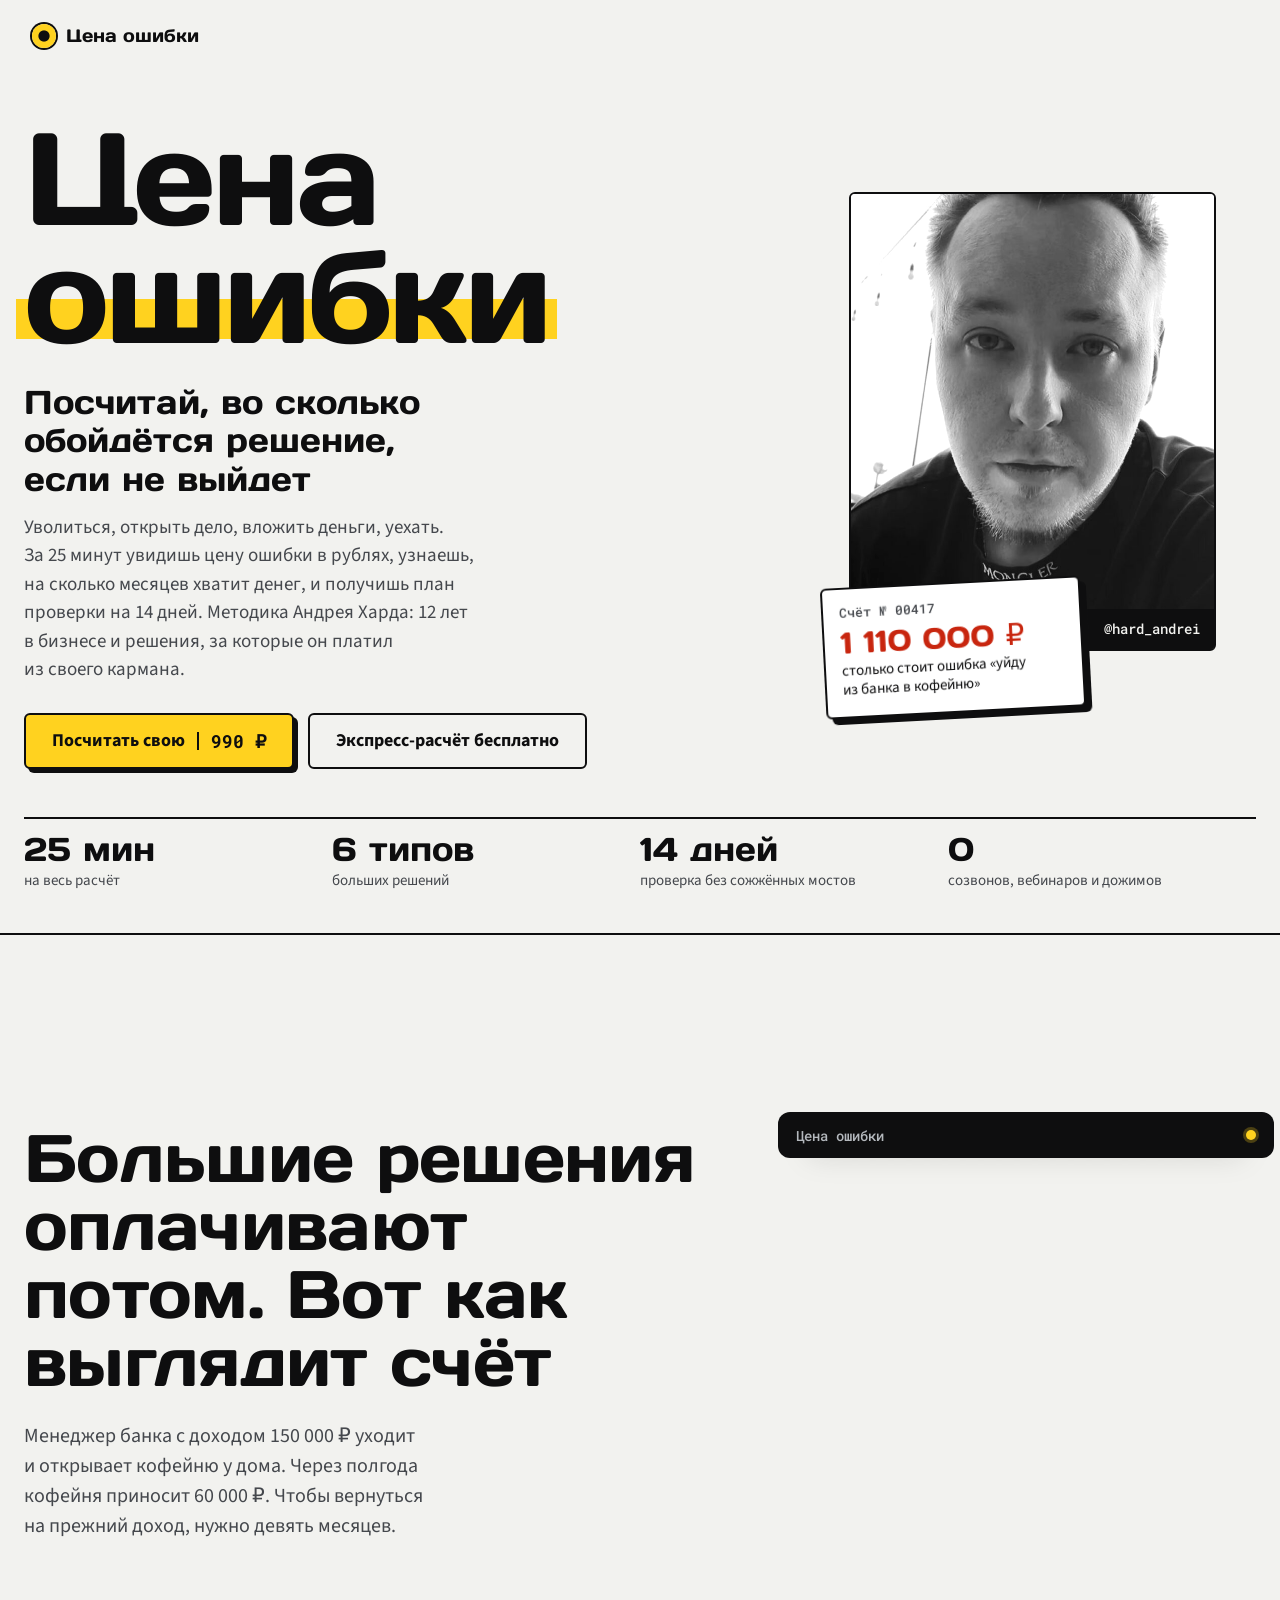
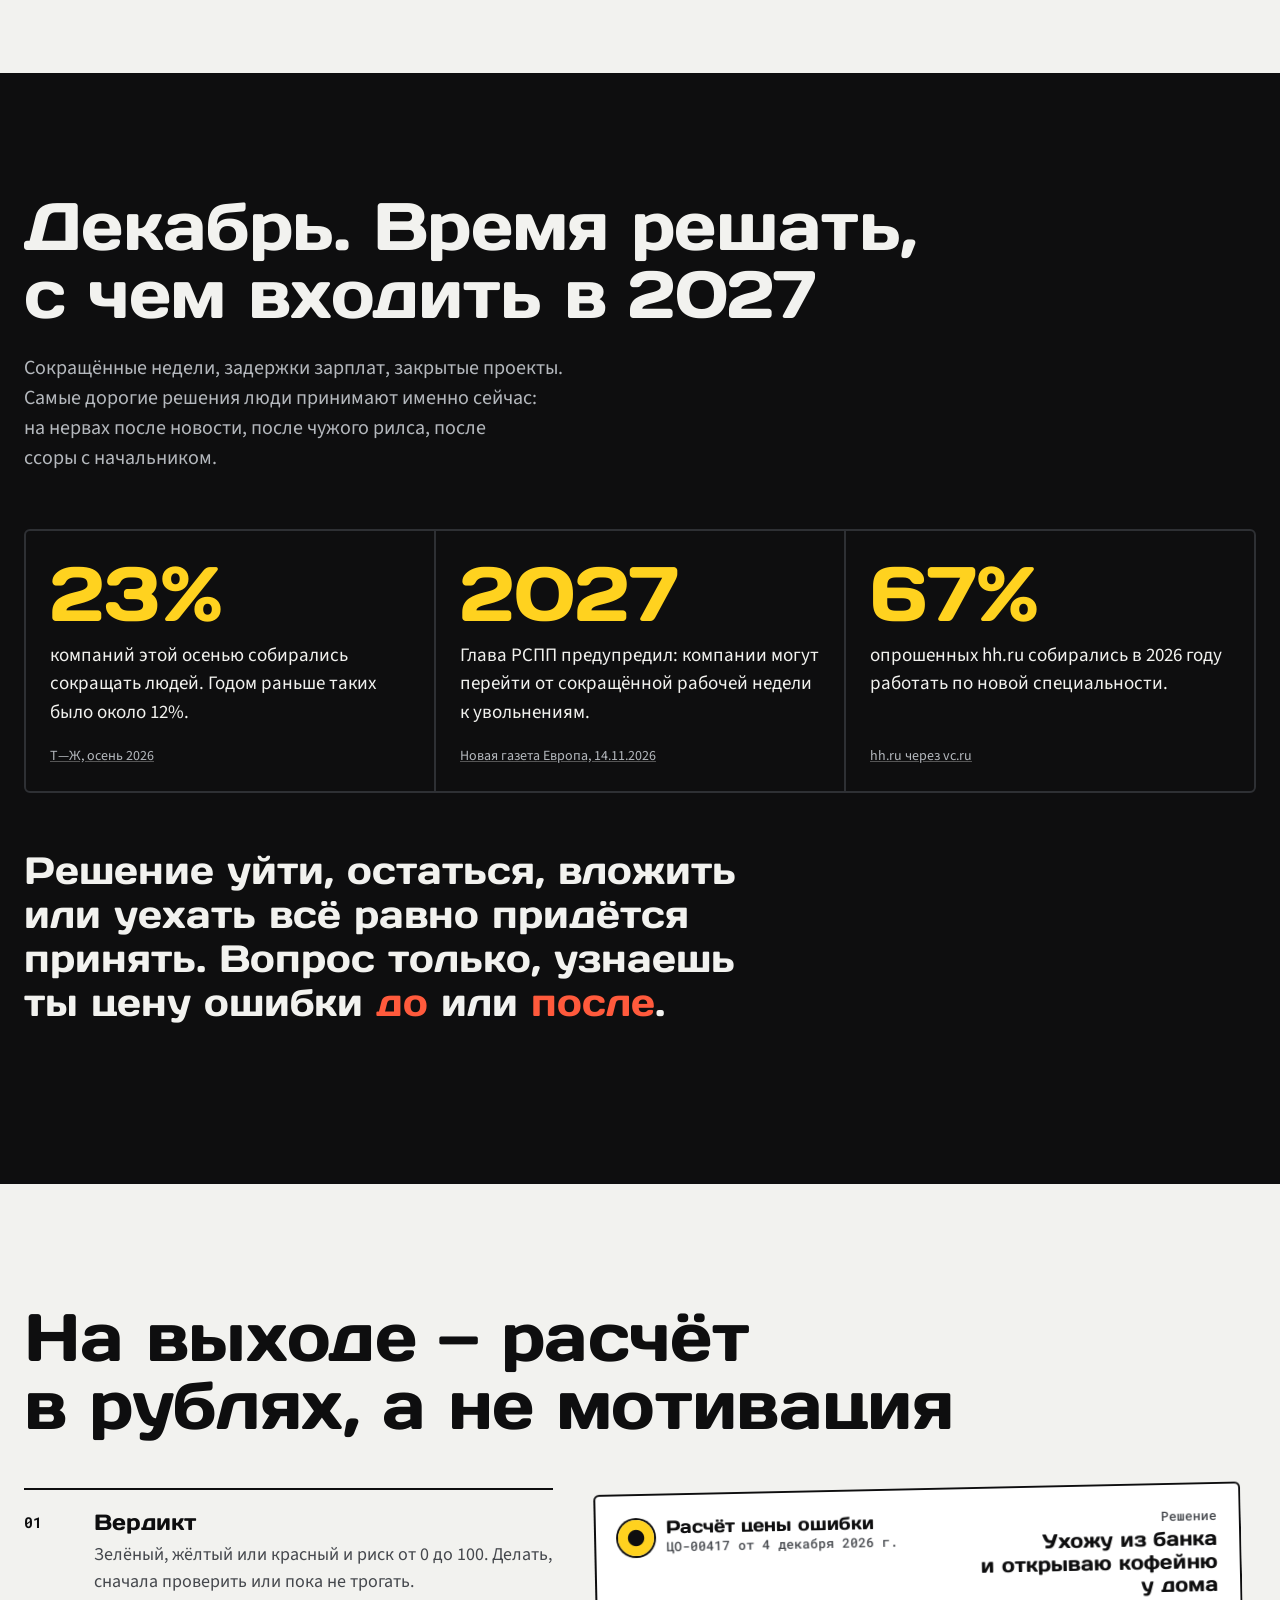
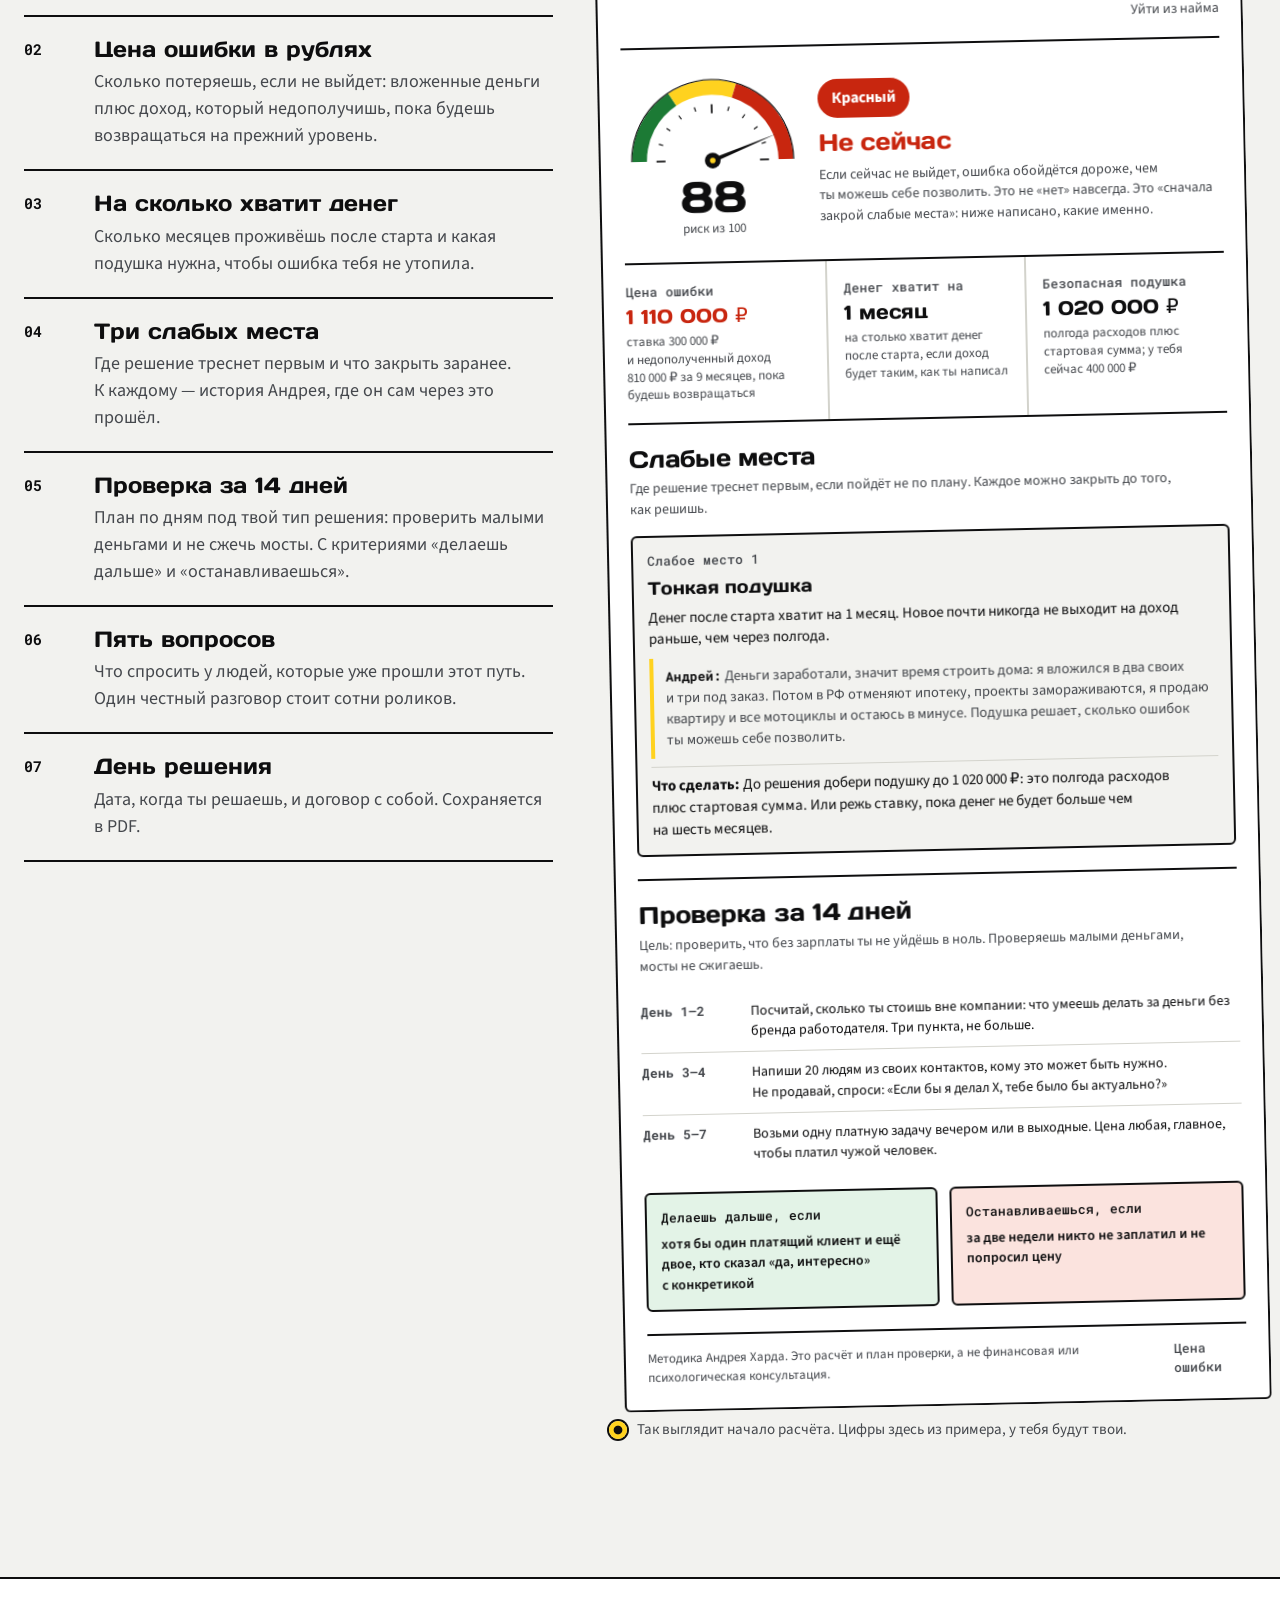
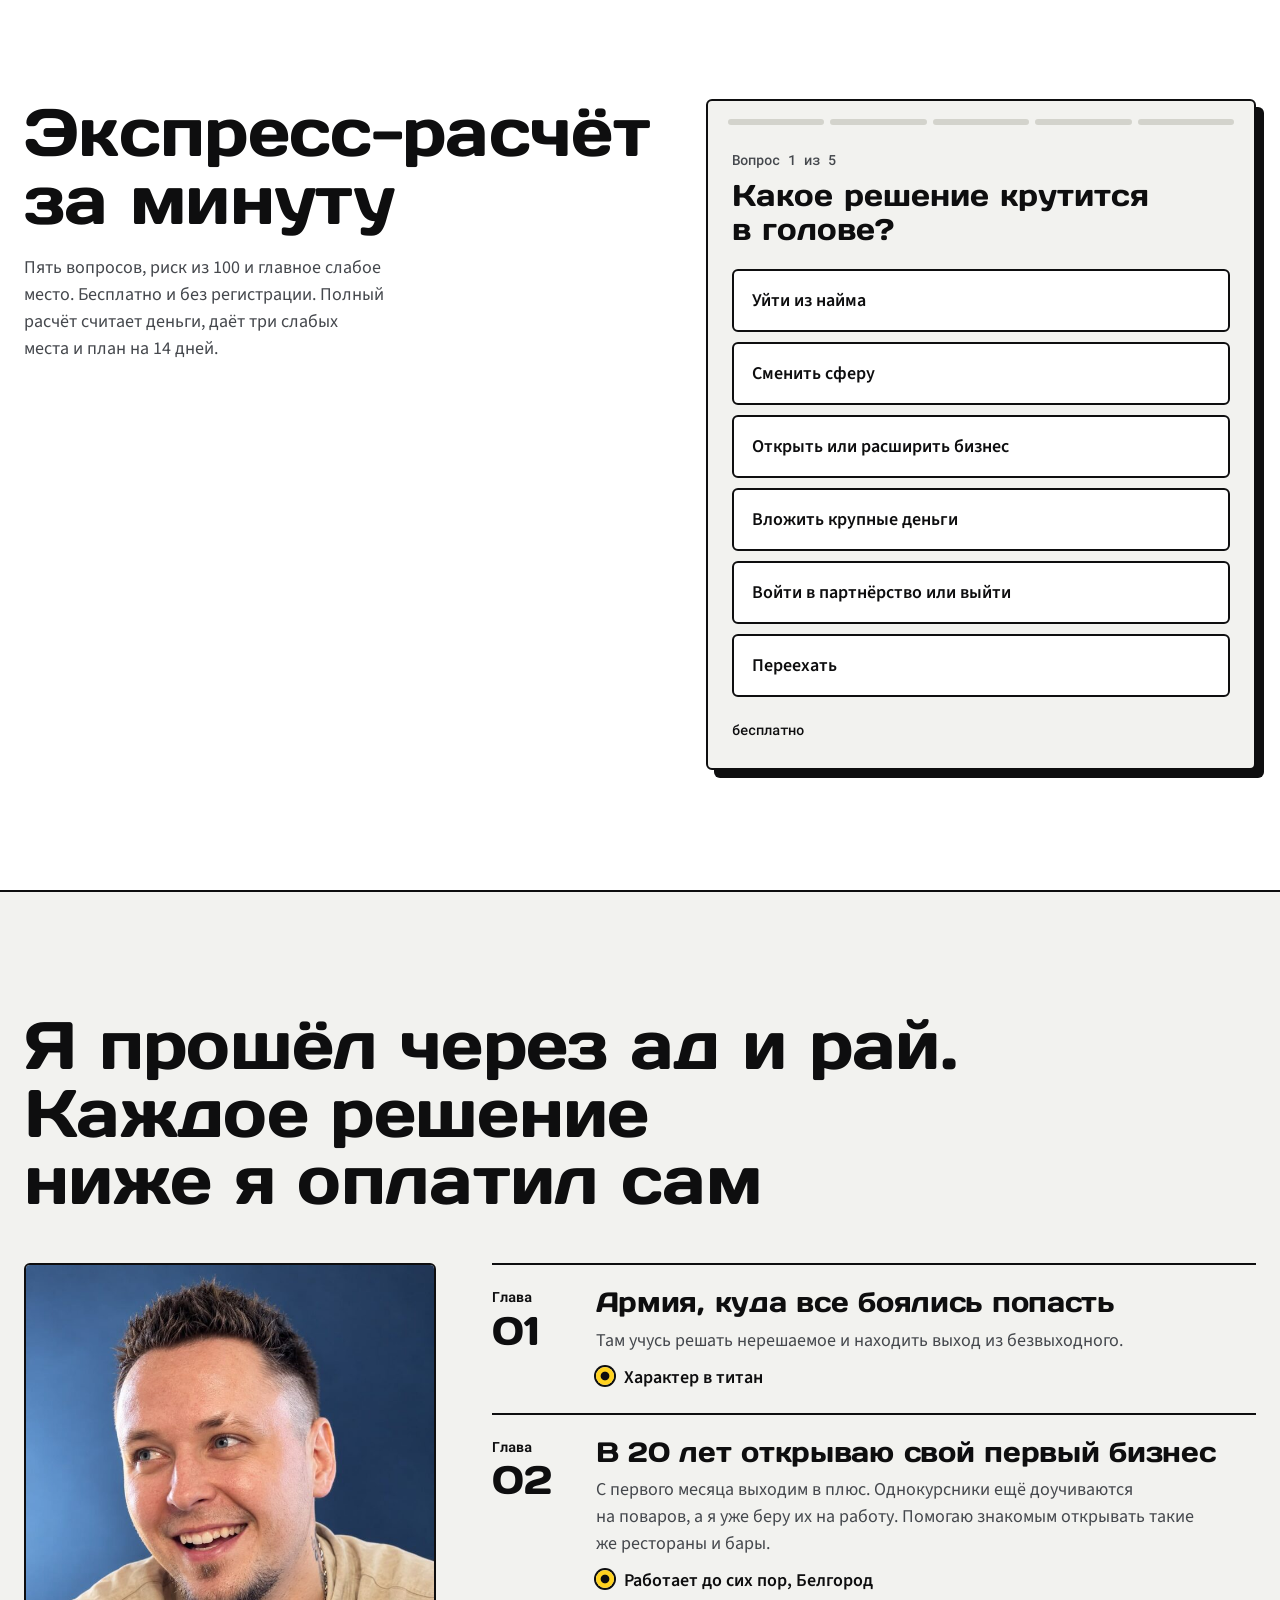
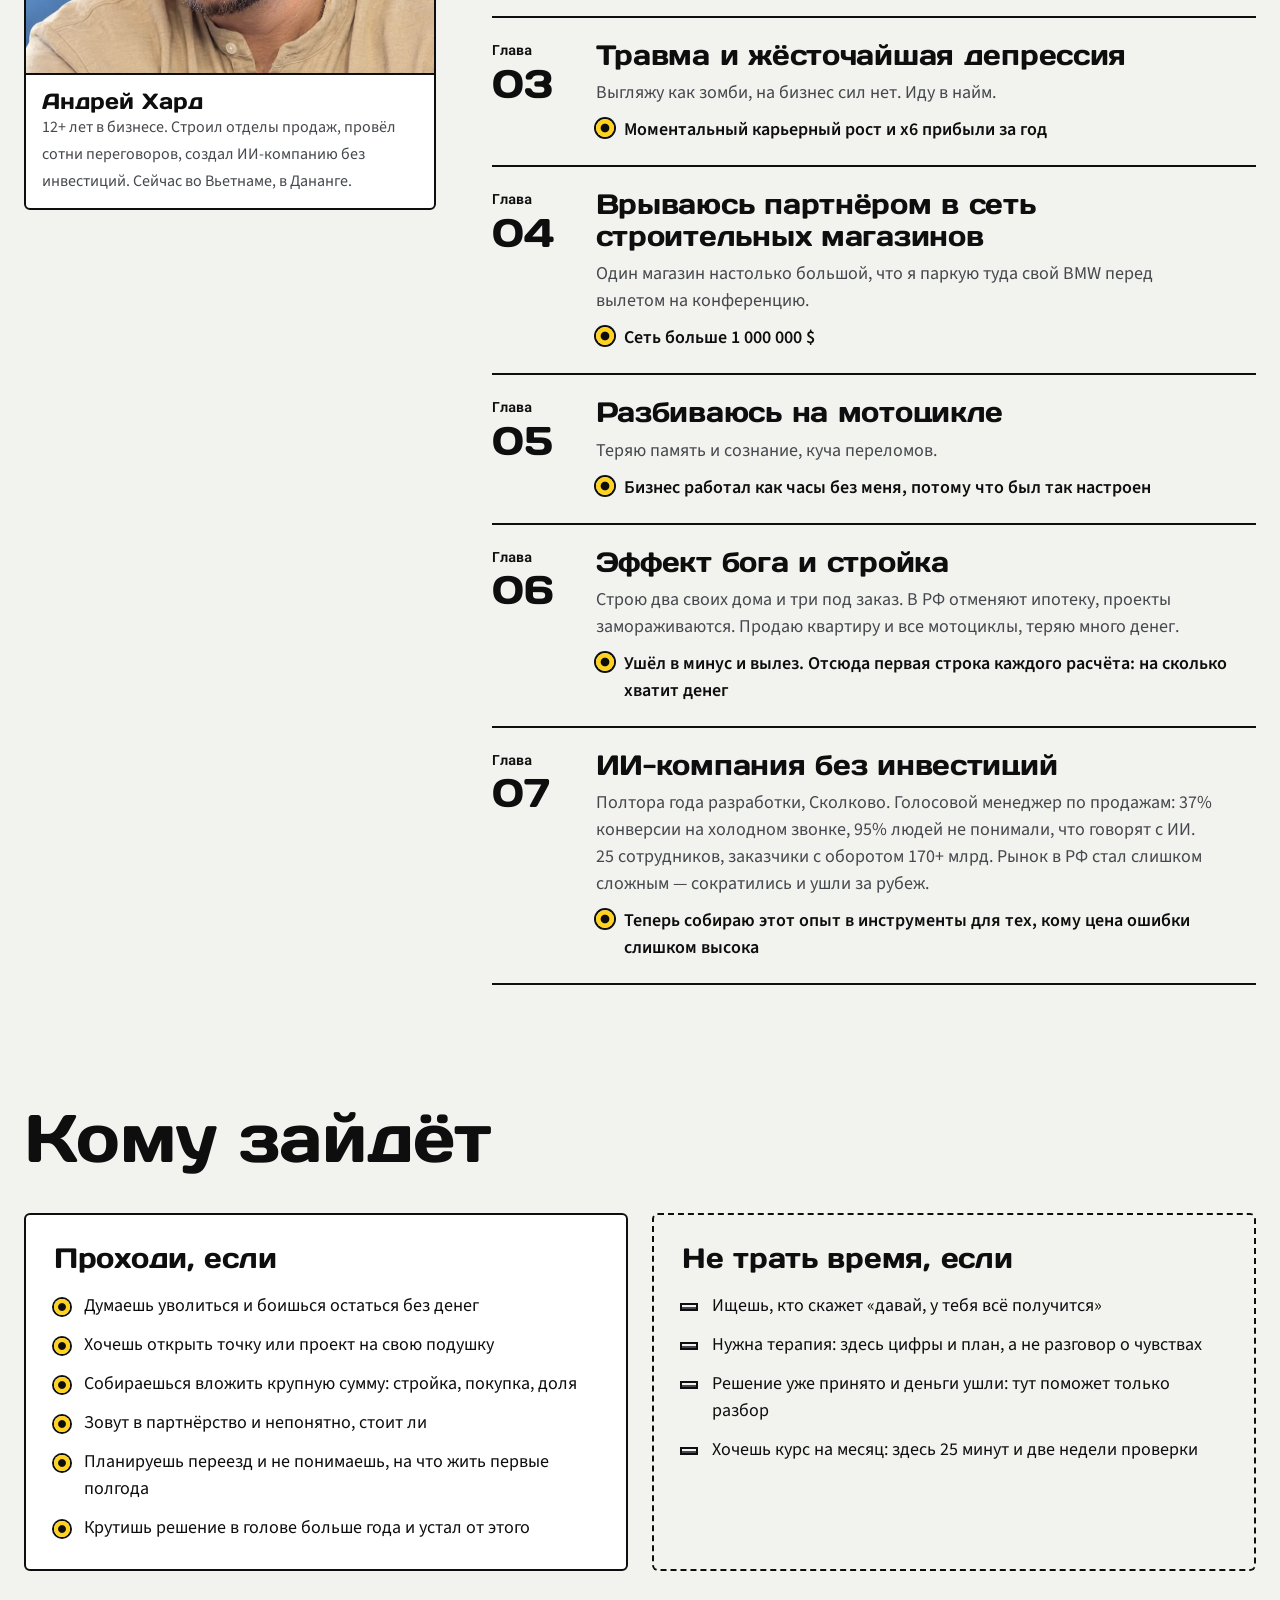
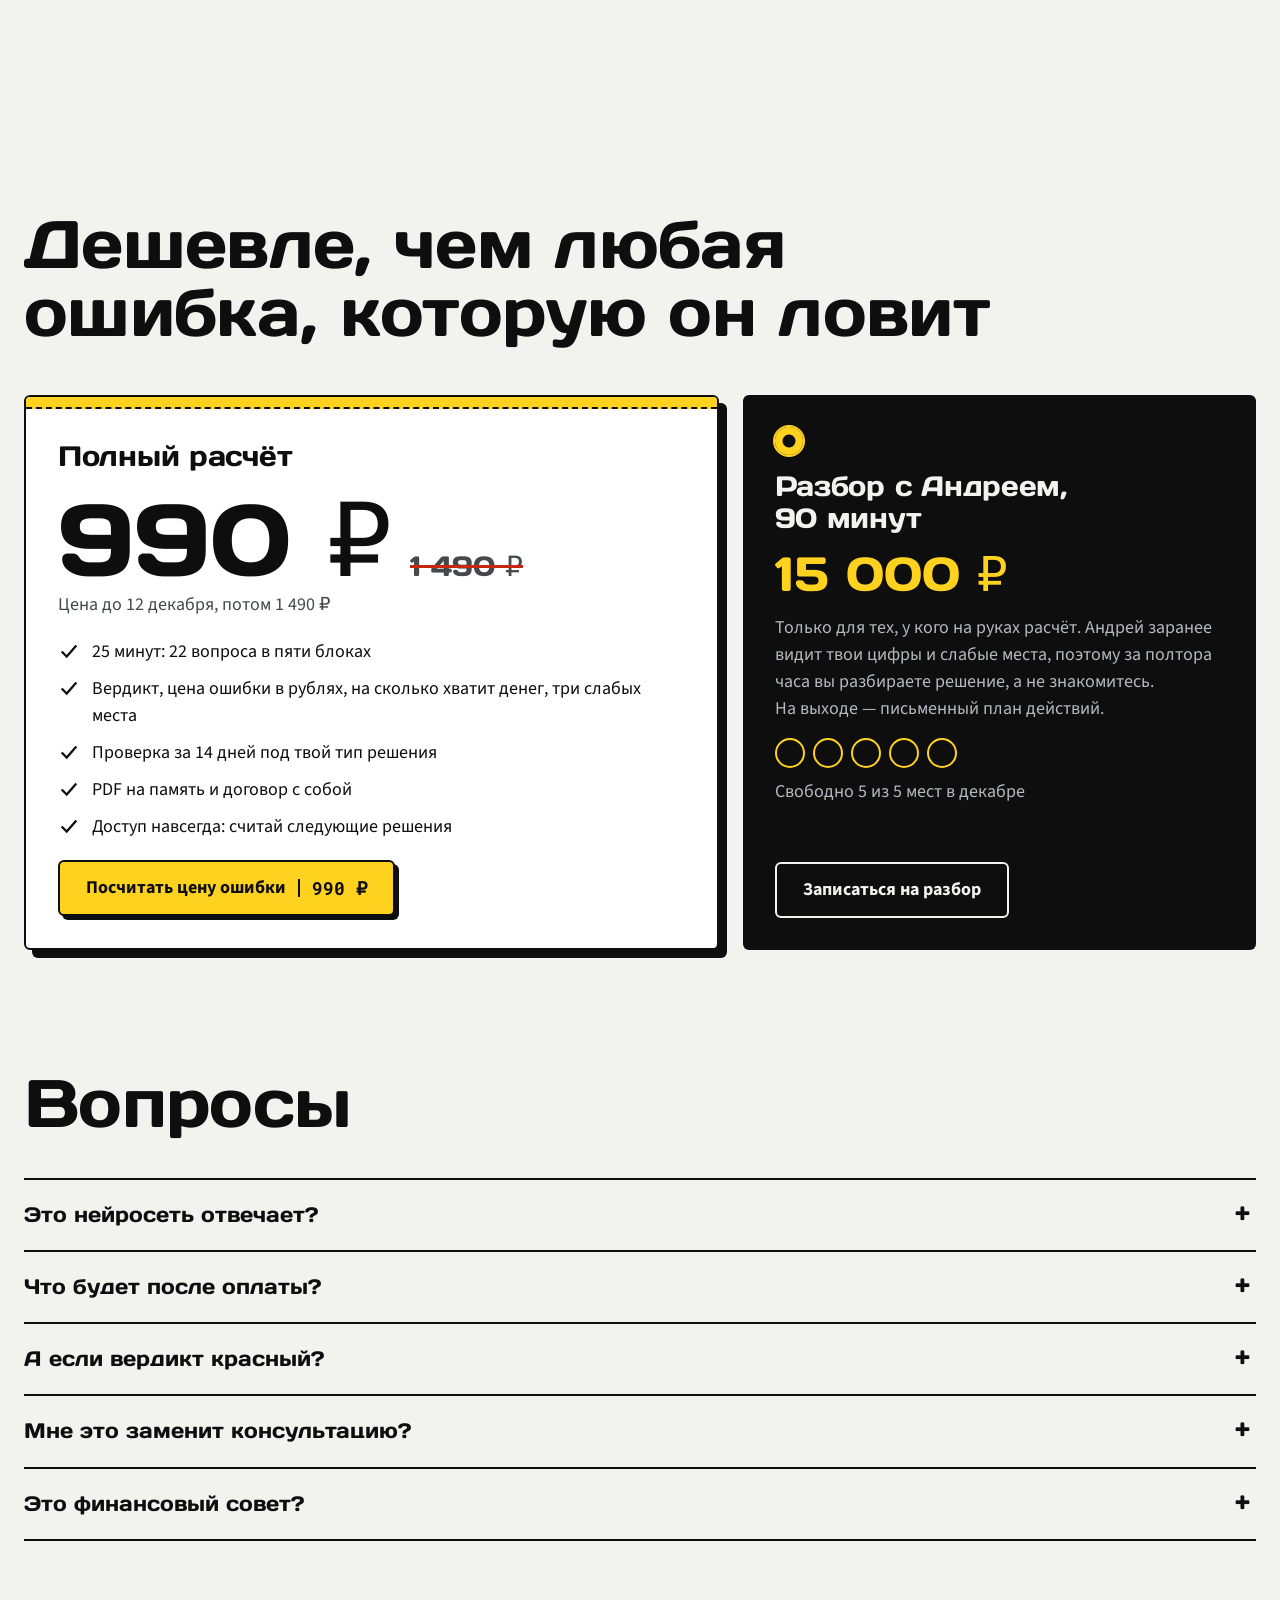
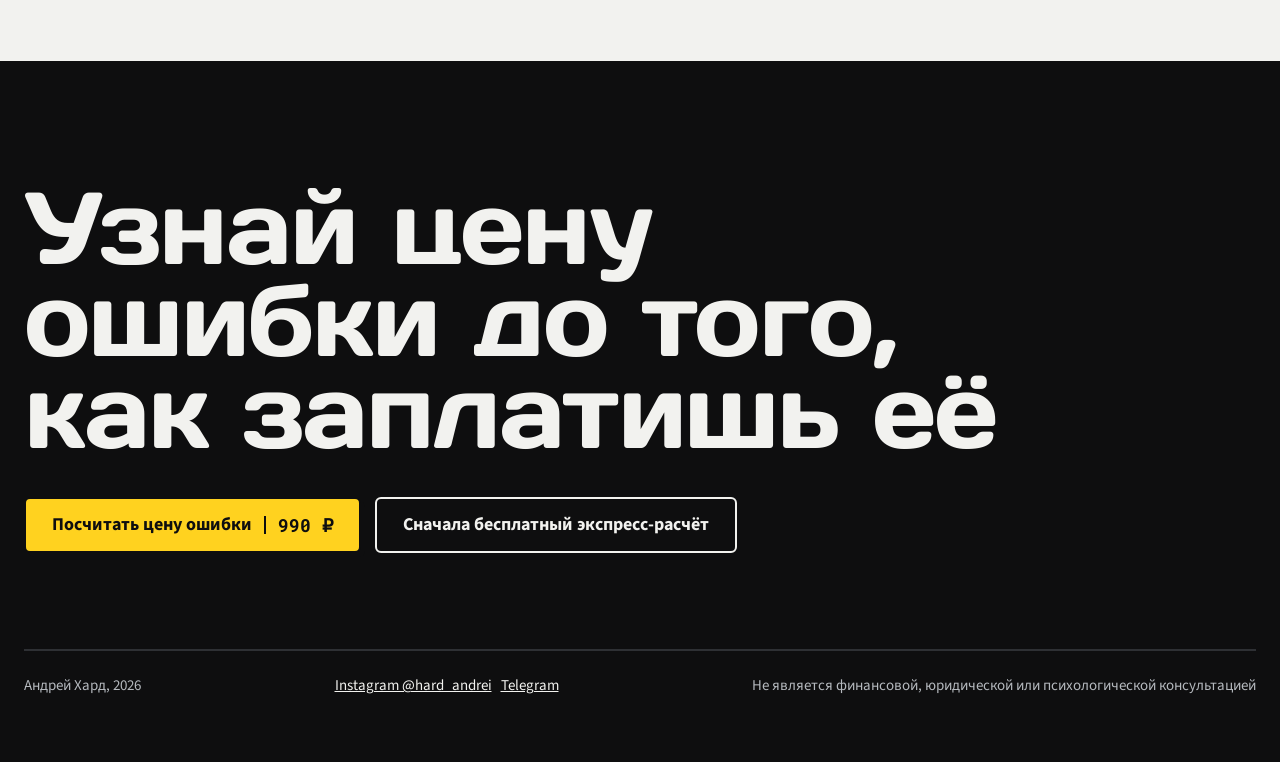
<file: index.html>
<!doctype html>
<html lang="ru">
<head>
<meta charset="utf-8">
<meta name="viewport" content="width=device-width, initial-scale=1, viewport-fit=cover">
<title>Цена ошибки — Андрей Хард</title>
<meta name="description" content="Посчитай, во сколько обойдётся большое решение, если не выйдет: уволиться, открыть дело, вложить деньги, уехать. Цена ошибки в рублях, запас по деньгам и план проверки на 14 дней. Методика Андрея Харда.">
<meta name="robots" content="noindex">
<meta name="theme-color" content="#F2F2EF">
<meta property="og:title" content="Цена ошибки">
<meta property="og:description" content="Цена ошибки в рублях до того, как ты её заплатишь. Методика Андрея Харда.">
<meta property="og:image" content="img/og.jpg">
<link rel="icon" href="data:image/svg+xml,%3Csvg xmlns='http://www.w3.org/2000/svg' viewBox='0 0 32 32'%3E%3Ccircle cx='16' cy='16' r='15' fill='%23FFD21F' stroke='%230E0E0F' stroke-width='2'/%3E%3Ccircle cx='16' cy='16' r='5' fill='%230E0E0F'/%3E%3C/svg%3E">
<link rel="preload" href="fonts/DaysOne-400-cyrillic.woff2" as="font" type="font/woff2" crossorigin>
<link rel="stylesheet" href="css/fonts.css">
<link rel="stylesheet" href="css/style.css">
<link rel="stylesheet" href="css/sheet.css">
<script>
  (function () {
    var q = new URLSearchParams(location.search);
    if (q.get('motion') === '1') localStorage.setItem('kt-motion', '1');
    if (q.get('motion') === '0') localStorage.removeItem('kt-motion');
    var forced = localStorage.getItem('kt-motion') === '1';
    if (forced || !matchMedia('(prefers-reduced-motion: reduce)').matches) document.documentElement.classList.add('motion');
  })();
</script>
</head>
<body>
<a class="sr" href="#express">К бесплатному экспресс-расчёту</a>

<header class="top" id="top">
  <div class="wrap">
    <a class="logo" href="#" aria-label="Цена ошибки, наверх"><span class="mark"></span>Цена ошибки</a>
    <a class="btn btn-main js-buy" href="#pricing">Посчитать за <span data-cfg="price">990 ₽</span></a>
  </div>
</header>

<main>
<!-- ============ Герой ============ -->
<section class="hero" id="hero">
  <div class="wrap">
    <div class="hero-grid">
      <div>
        <h1 class="rise"><span>Цена</span><span class="l2">ошибки</span></h1>
        <p class="sub rise">Посчитай, во сколько обойдётся решение, если не выйдет</p>
        <p class="lead rise">Уволиться, открыть дело, вложить деньги, уехать. За 25 минут увидишь цену ошибки в рублях, узнаешь, на сколько месяцев хватит денег, и получишь план проверки на 14 дней. Методика Андрея Харда: 12 лет в бизнесе и решения, за которые он платил из своего кармана.</p>
        <div class="ctas rise">
          <a class="btn btn-main js-buy" href="#pricing">Посчитать свою <span class="price" data-cfg="price">990 ₽</span></a>
          <a class="btn btn-ghost" href="#express">Экспресс-расчёт бесплатно</a>
        </div>
      </div>
      <figure class="subject rise" aria-label="Андрей Хард">
        <img src="img/andrey-hero.jpg" alt="Андрей Хард смотрит в камеру" width="720" height="1013" fetchpriority="high">
        <div class="stub" aria-hidden="true">
          <span class="mono">Счёт № 00417</span>
          <b>1 110 000 ₽</b>
          <span>столько стоит ошибка «уйду из банка в кофейню»</span>
        </div>
        <figcaption class="ruler end mono"><span>@hard_andrei</span></figcaption>
      </figure>
    </div>
    <div class="telemetry rise">
      <div><b>25 мин</b><span>на весь расчёт</span></div>
      <div><b>6 типов</b><span>больших решений</span></div>
      <div><b>14 дней</b><span>проверка без сожжённых мостов</span></div>
      <div><b>0</b><span>созвонов, вебинаров и дожимов</span></div>
    </div>
  </div>
</section>

<!-- ============ Счёт за ошибку ============ -->
<section class="scene" id="scene" aria-label="Пример счёта за решение без проверки">
  <div class="stage" id="stage">
    <div class="wrap scene-grid">
      <div class="scene-copy">
        <h2>Большие решения оплачивают потом. Вот как выглядит счёт</h2>
        <p class="lead">Менеджер банка с доходом 150&nbsp;000&nbsp;₽ уходит и открывает кофейню у дома. Через полгода кофейня приносит 60&nbsp;000&nbsp;₽. Чтобы вернуться на прежний доход, нужно девять месяцев.</p>
        <p class="after" id="after">Такой счёт приходит после ошибки. Здесь ты видишь его до решения, с цифрами своей жизни, и успеваешь его не оплачивать.</p>
      </div>
      <div class="printer" aria-hidden="true">
        <div class="slot"><span class="mono">Цена ошибки</span><i></i></div>
        <div class="feed">
          <div class="paper" id="paper">
            <div class="receipt">
              <div class="r-head mono"><span>Счёт № 00417</span><span>за решение без проверки</span></div>
              <div class="r-what">«Ухожу из банка и открываю кофейню у дома»</div>
              <div class="r-line"><span>Деньги, вложенные в старт</span><b>300 000</b></div>
              <div class="r-line"><span>Доход, который не придёт: 90&nbsp;000&nbsp;×&nbsp;9&nbsp;месяцев</span><b>810 000</b></div>
              <div class="r-line"><span>Время, чтобы вернуться на прежний доход</span><b>9 мес.</b></div>
              <div class="r-line soft"><span>Сон, нервы, ссоры дома</span><b>не считали</b></div>
              <div class="r-total"><span>Итого</span><b><span id="total">1 110 000</span> ₽</b></div>
              <div class="r-foot mono">Оплата после ошибки. Возврату не подлежит</div>
              <div class="stamp" id="stamp">Ещё не оплачен</div>
            </div>
          </div>
        </div>
      </div>
    </div>
  </div>
</section>

<!-- ============ Почему сейчас ============ -->
<section class="why night" id="why">
  <div class="wrap">
    <h2 class="rise">Декабрь. Время решать, с чем входить в 2027</h2>
    <p class="lead rise">Сокращённые недели, задержки зарплат, закрытые проекты. Самые дорогие решения люди принимают именно сейчас: на нервах после новости, после чужого рилса, после ссоры с начальником.</p>
    <div class="stats">
      <div class="stat rise"><b>23%</b><p>компаний этой осенью собирались сокращать людей. Годом раньше таких было около 12%.</p><a href="https://t-j.ru/cutting-staff-2026/" target="_blank" rel="noopener">Т—Ж, осень 2026</a></div>
      <div class="stat rise"><b>2027</b><p>Глава РСПП предупредил: компании могут перейти от сокращённой рабочей недели к увольнениям.</p><a href="https://novayagazeta.eu/amp/articles/2026/11/14/glava-rspp-predupredil-chto-v-2027-godu-kompanii-mogut-pereiti-ot-sokrashchennoi-rabochei-nedeli-k-uvolneniiam-news" target="_blank" rel="noopener">Новая газета Европа, 14.11.2026</a></div>
      <div class="stat rise"><b>67%</b><p>опрошенных hh.ru собирались в 2026 году работать по новой специальности.</p><a href="https://vc.ru/hr/2711893-67-procent-rossiyan-hotyat-smenit-professiyu" target="_blank" rel="noopener">hh.ru через vc.ru</a></div>
    </div>
    <p class="punch rise">Решение уйти, остаться, вложить или уехать всё равно придётся принять. Вопрос только, узнаешь ты цену ошибки <em>до</em> или <em>после</em>.</p>
  </div>
</section>

<!-- ============ Что внутри ============ -->
<section class="inside" id="inside">
  <div class="wrap">
    <h2 class="rise">На выходе — расчёт в рублях, а не мотивация</h2>
    <div class="inside-grid">
      <ol class="parts">
        <li class="rise"><b>Вердикт</b><span>Зелёный, жёлтый или красный и риск от 0 до 100. Делать, сначала проверить или пока не трогать.</span></li>
        <li class="rise"><b>Цена ошибки в рублях</b><span>Сколько потеряешь, если не выйдет: вложенные деньги плюс доход, который недополучишь, пока будешь возвращаться на прежний уровень.</span></li>
        <li class="rise"><b>На сколько хватит денег</b><span>Сколько месяцев проживёшь после старта и какая подушка нужна, чтобы ошибка тебя не утопила.</span></li>
        <li class="rise"><b>Три слабых места</b><span>Где решение треснет первым и что закрыть заранее. К каждому — история Андрея, где он сам через это прошёл.</span></li>
        <li class="rise"><b>Проверка за 14 дней</b><span>План по дням под твой тип решения: проверить малыми деньгами и не сжечь мосты. С критериями «делаешь дальше» и «останавливаешься».</span></li>
        <li class="rise"><b>Пять вопросов</b><span>Что спросить у людей, которые уже прошли этот путь. Один честный разговор стоит сотни роликов.</span></li>
        <li class="rise"><b>День решения</b><span>Дата, когда ты решаешь, и договор с собой. Сохраняется в PDF.</span></li>
      </ol>
      <div class="sheet-wrap rise">
        <div class="sheet-tilt" id="tilt">
          <div id="sample"></div>
          <span class="glare" aria-hidden="true"></span>
        </div>
        <p class="sample-note"><span class="mark"></span>Так выглядит начало расчёта. Цифры здесь из примера, у тебя будут твои.</p>
      </div>
    </div>
  </div>
</section>

<!-- ============ Экспресс-тест ============ -->
<section class="express" id="express">
  <div class="wrap ex-grid">
    <div>
      <h2 class="rise">Экспресс-расчёт за минуту</h2>
      <p class="lead rise">Пять вопросов, риск из 100 и главное слабое место. Бесплатно и без регистрации. Полный расчёт считает деньги, даёт три слабых места и план на 14 дней.</p>
    </div>
    <div class="ex-card" id="ex" aria-live="polite">
      <div class="ex-bar" id="exBar"></div>
      <div class="ex-body" id="exBody"></div>
    </div>
  </div>
</section>

<!-- ============ Кто проводит тест ============ -->
<section class="who" id="who">
  <div class="wrap">
    <h2 class="rise">Я прошёл через ад и&nbsp;рай. Каждое решение ниже я оплатил сам</h2>
    <div class="who-grid">
      <div class="who-photo rise">
        <figure>
          <img src="img/andrey-about.jpg" alt="Андрей Хард улыбается" width="720" height="720" loading="lazy">
          <figcaption><b>Андрей Хард</b><span>12+ лет в бизнесе. Строил отделы продаж, провёл сотни переговоров, создал ИИ-компанию без инвестиций. Сейчас во Вьетнаме, в Дананге.</span></figcaption>
        </figure>
      </div>
      <ol class="log">
        <li class="rise"><div class="n">Глава<i>01</i></div><div><h3>Армия, куда все боялись попасть</h3><p>Там учусь решать нерешаемое и находить выход из безвыходного.</p><div class="ok"><span class="mark"></span>Характер в титан</div></div></li>
        <li class="rise"><div class="n">Глава<i>02</i></div><div><h3>В 20 лет открываю свой первый бизнес</h3><p>С первого месяца выходим в плюс. Однокурсники ещё доучиваются на поваров, а я уже беру их на работу. Помогаю знакомым открывать такие же рестораны и бары.</p><div class="ok"><span class="mark"></span>Работает до сих пор, Белгород</div></div></li>
        <li class="rise"><div class="n">Глава<i>03</i></div><div><h3>Травма и жёсточайшая депрессия</h3><p>Выгляжу как зомби, на бизнес сил нет. Иду в найм.</p><div class="ok"><span class="mark"></span>Моментальный карьерный рост и х6 прибыли за год</div></div></li>
        <li class="rise"><div class="n">Глава<i>04</i></div><div><h3>Врываюсь партнёром в сеть строительных магазинов</h3><p>Один магазин настолько большой, что я паркую туда свой BMW перед вылетом на конференцию.</p><div class="ok"><span class="mark"></span>Сеть больше 1 000 000 $</div></div></li>
        <li class="rise"><div class="n">Глава<i>05</i></div><div><h3>Разбиваюсь на мотоцикле</h3><p>Теряю память и сознание, куча переломов.</p><div class="ok"><span class="mark"></span>Бизнес работал как часы без меня, потому что был так настроен</div></div></li>
        <li class="rise"><div class="n">Глава<i>06</i></div><div><h3>Эффект бога и стройка</h3><p>Строю два своих дома и три под заказ. В РФ отменяют ипотеку, проекты замораживаются. Продаю квартиру и все мотоциклы, теряю много денег.</p><div class="ok"><span class="mark"></span>Ушёл в минус и вылез. Отсюда первая строка каждого расчёта: на сколько хватит денег</div></div></li>
        <li class="rise"><div class="n">Глава<i>07</i></div><div><h3>ИИ-компания без инвестиций</h3><p>Полтора года разработки, Сколково. Голосовой менеджер по продажам: 37% конверсии на холодном звонке, 95% людей не понимали, что говорят с ИИ. 25 сотрудников, заказчики с оборотом 170+ млрд. Рынок в РФ стал слишком сложным — сократились и ушли за рубеж.</p><div class="ok"><span class="mark"></span>Теперь собираю этот опыт в инструменты для тех, кому цена ошибки слишком высока</div></div></li>
      </ol>
    </div>
  </div>
</section>

<!-- ============ Для кого ============ -->
<section class="fit">
  <div class="wrap">
    <h2 class="rise">Кому зайдёт</h2>
    <div class="fit-grid">
      <div class="fit-col rise">
        <h3>Проходи, если</h3>
        <ul>
          <li>Думаешь уволиться и боишься остаться без денег</li>
          <li>Хочешь открыть точку или проект на свою подушку</li>
          <li>Собираешься вложить крупную сумму: стройка, покупка, доля</li>
          <li>Зовут в партнёрство и непонятно, стоит ли</li>
          <li>Планируешь переезд и не понимаешь, на что жить первые полгода</li>
          <li>Крутишь решение в голове больше года и устал от этого</li>
        </ul>
      </div>
      <div class="fit-col no rise">
        <h3>Не трать время, если</h3>
        <ul>
          <li>Ищешь, кто скажет «давай, у тебя всё получится»</li>
          <li>Нужна терапия: здесь цифры и план, а не разговор о чувствах</li>
          <li>Решение уже принято и деньги ушли: тут поможет только разбор</li>
          <li>Хочешь курс на месяц: здесь 25 минут и две недели проверки</li>
        </ul>
      </div>
    </div>
  </div>
</section>

<!-- ============ Цена ============ -->
<section class="pricing" id="pricing">
  <div class="wrap">
    <h2 class="rise">Дешевле, чем любая ошибка, которую он ловит</h2>
    <div class="price-grid">
      <div class="ticket rise">
        <div class="tape" aria-hidden="true"></div>
        <div class="in">
          <h3>Полный расчёт</h3>
          <div class="cost"><b data-cfg="price">990 ₽</b><s data-cfg="priceLater">1 490 ₽</s><span>Цена до <span data-cfg="priceUntil">12 декабря</span>, потом <span data-cfg="priceLater">1 490 ₽</span></span></div>
          <ul>
            <li><svg viewBox="0 0 24 24" fill="none" stroke="#0E0E0F" stroke-width="2.5" aria-hidden="true"><path d="M4 12.5 9.5 18 20 6"/></svg>25 минут: 22 вопроса в пяти блоках</li>
            <li><svg viewBox="0 0 24 24" fill="none" stroke="#0E0E0F" stroke-width="2.5" aria-hidden="true"><path d="M4 12.5 9.5 18 20 6"/></svg>Вердикт, цена ошибки в рублях, на сколько хватит денег, три слабых места</li>
            <li><svg viewBox="0 0 24 24" fill="none" stroke="#0E0E0F" stroke-width="2.5" aria-hidden="true"><path d="M4 12.5 9.5 18 20 6"/></svg>Проверка за 14 дней под твой тип решения</li>
            <li><svg viewBox="0 0 24 24" fill="none" stroke="#0E0E0F" stroke-width="2.5" aria-hidden="true"><path d="M4 12.5 9.5 18 20 6"/></svg>PDF на память и договор с собой</li>
            <li><svg viewBox="0 0 24 24" fill="none" stroke="#0E0E0F" stroke-width="2.5" aria-hidden="true"><path d="M4 12.5 9.5 18 20 6"/></svg>Доступ навсегда: считай следующие решения</li>
          </ul>
          <a class="btn btn-main js-buy" href="#">Посчитать цену ошибки <span class="price" data-cfg="price">990 ₽</span></a>
        </div>
      </div>
      <div class="consult night rise">
        <span class="mark"></span>
        <h3>Разбор с Андреем, 90 минут</h3>
        <b class="big">15 000 ₽</b>
        <p>Только для тех, у кого на руках расчёт. Андрей заранее видит твои цифры и слабые места, поэтому за полтора часа вы разбираете решение, а не знакомитесь. На выходе — письменный план действий.</p>
        <div><div class="seats" id="seats" aria-label="Места в декабре"></div><p style="margin-top:10px" id="seatsTxt">5 мест в декабре</p></div>
        <a class="btn btn-ghost js-consult" href="#">Записаться на разбор</a>
      </div>
    </div>
  </div>
</section>

<!-- ============ FAQ ============ -->
<section class="faq">
  <div class="wrap">
    <h2 class="rise">Вопросы</h2>
    <div class="faq-list">
      <details><summary>Это нейросеть отвечает?</summary><p>Нет. Это методика Андрея: вопросы, расчёт и правила, по которым он сам проверяет решения. Всё считается прямо на твоём телефоне, ответы и цифры никуда не отправляются.</p></details>
      <details><summary>Что будет после оплаты?</summary><p>Придёт ссылка на полный расчёт. Проходишь в любое время, результат сохраняешь в PDF. Возвращаться можно сколько угодно раз, например для следующего решения.</p></details>
      <details><summary>А если вердикт красный?</summary><p>Красный — это не «никогда», это «не в таком виде». В расчёте написано, какие слабые места закрыть: сколько добрать подушки, с кем поговорить, что проверить. Через две-три недели считаешь заново и смотришь, сдвинулась ли стрелка.</p></details>
      <details><summary>Мне это заменит консультацию?</summary><p>Для большинства решений — да, расчёта хватает. Если ставки большие и хочется второго мнения, есть разбор с Андреем: он работает уже по твоему расчёту.</p></details>
      <details><summary>Это финансовый совет?</summary><p>Нет. Это расчёт рисков и план проверки на основе твоих же цифр. Решение всегда принимаешь ты.</p></details>
    </div>
  </div>
</section>

<!-- ============ Финал ============ -->
<section class="final night">
  <div class="wrap">
    <h2 class="rise">Узнай цену ошибки до&nbsp;того, как заплатишь её</h2>
    <div class="ctas rise">
      <a class="btn btn-main js-buy" href="#">Посчитать цену ошибки <span class="price" data-cfg="price">990 ₽</span></a>
      <a class="btn btn-ghost" href="#express">Сначала бесплатный экспресс-расчёт</a>
    </div>
    <div class="foot">
      <span>Андрей Хард, 2026</span>
      <span><a href="https://www.instagram.com/hard_andrei/" target="_blank" rel="noopener">Instagram @hard_andrei</a> &nbsp; <a href="https://t.me/andry_hard" target="_blank" rel="noopener">Telegram</a></span>
      <span>Не является финансовой, юридической или психологической консультацией</span>
    </div>
  </div>
</section>
</main>

<script src="js/config.js"></script>
<script src="js/method.js"></script>
<script src="js/render.js"></script>
<script src="js/landing.js"></script>
</body>
</html>
</file>
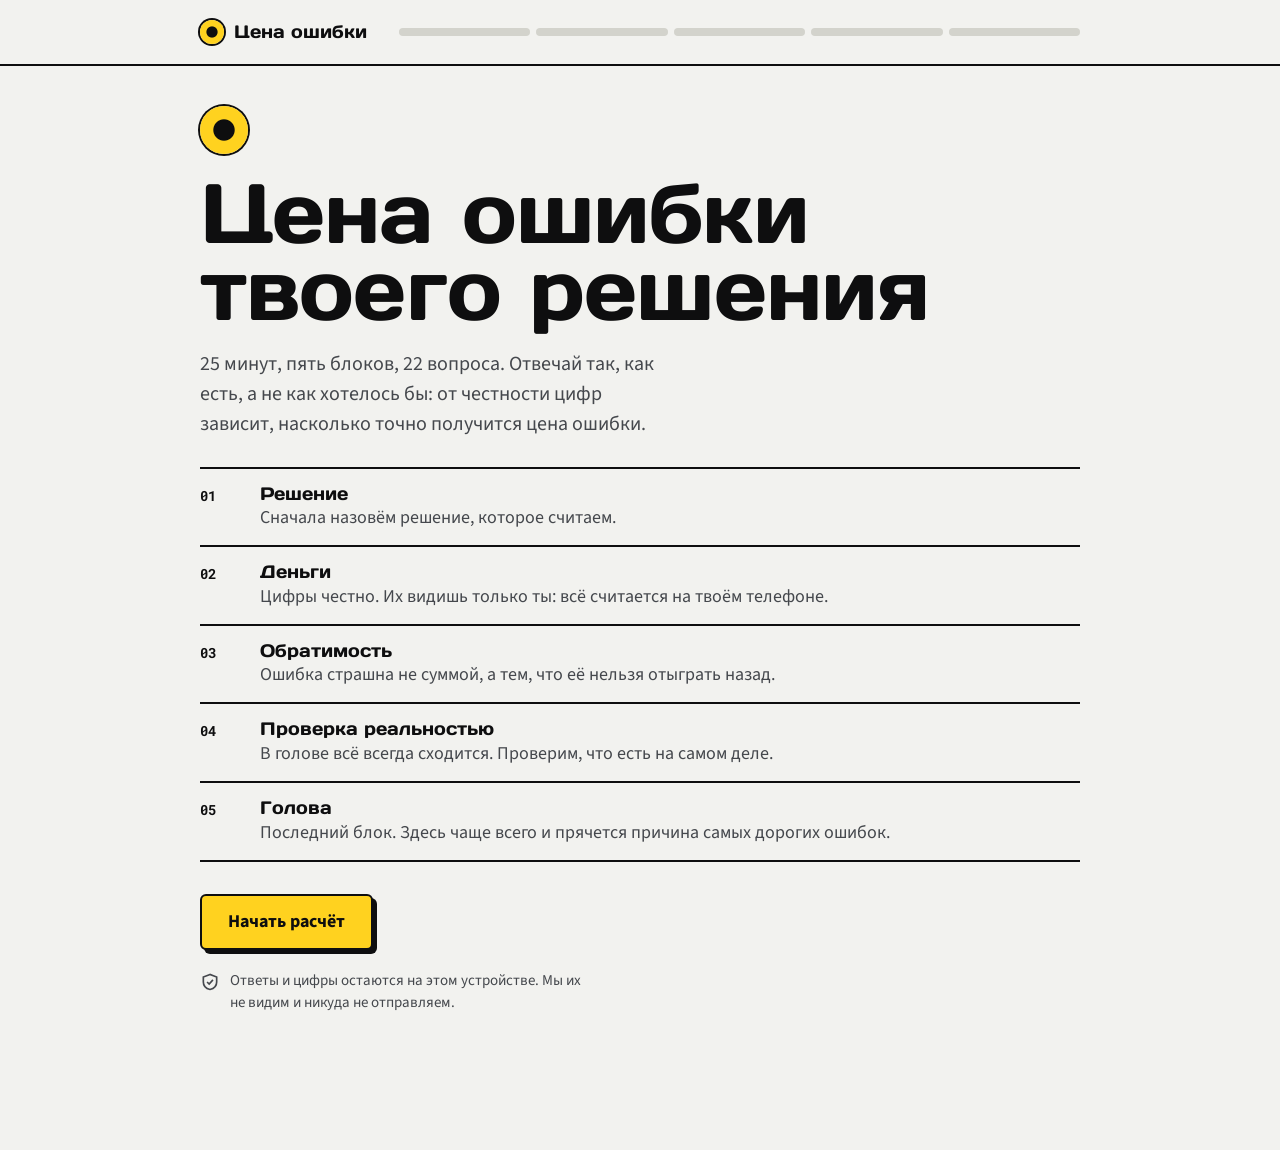
<file: raschet-7k2q/index.html>
<!doctype html>
<html lang="ru">
<head>
<meta charset="utf-8">
<meta name="viewport" content="width=device-width, initial-scale=1, viewport-fit=cover">
<title>Цена ошибки — полный расчёт</title>
<meta name="robots" content="noindex, nofollow">
<meta name="theme-color" content="#F2F2EF">
<link rel="icon" href="data:image/svg+xml,%3Csvg xmlns='http://www.w3.org/2000/svg' viewBox='0 0 32 32'%3E%3Ccircle cx='16' cy='16' r='15' fill='%23FFD21F' stroke='%230E0E0F' stroke-width='2'/%3E%3Ccircle cx='16' cy='16' r='5' fill='%230E0E0F'/%3E%3C/svg%3E">
<link rel="stylesheet" href="../css/fonts.css">
<link rel="stylesheet" href="../css/style.css">
<link rel="stylesheet" href="../css/sheet.css">
<link rel="stylesheet" href="../css/app.css">
<script>
  (function () {
    var q = new URLSearchParams(location.search);
    if (q.get('motion') === '1') localStorage.setItem('kt-motion', '1');
    var forced = localStorage.getItem('kt-motion') === '1';
    if (forced || !matchMedia('(prefers-reduced-motion: reduce)').matches) document.documentElement.classList.add('motion');
  })();
</script>
</head>
<body class="app">
<header class="app-top no-print">
  <div class="app-wrap">
    <a class="logo" href="../" aria-label="Цена ошибки, на главную"><span class="mark"></span>Цена ошибки</a>
    <div class="app-prog" id="prog" aria-hidden="true"></div>
  </div>
</header>
<main class="app-wrap" id="app" tabindex="-1"></main>
<noscript><p class="app-wrap">Для расчёта нужен включённый JavaScript.</p></noscript>
<script src="../js/config.js"></script>
<script src="../js/method.js"></script>
<script src="../js/render.js"></script>
<script src="../js/protocol.js"></script>
</body>
</html>
</file>
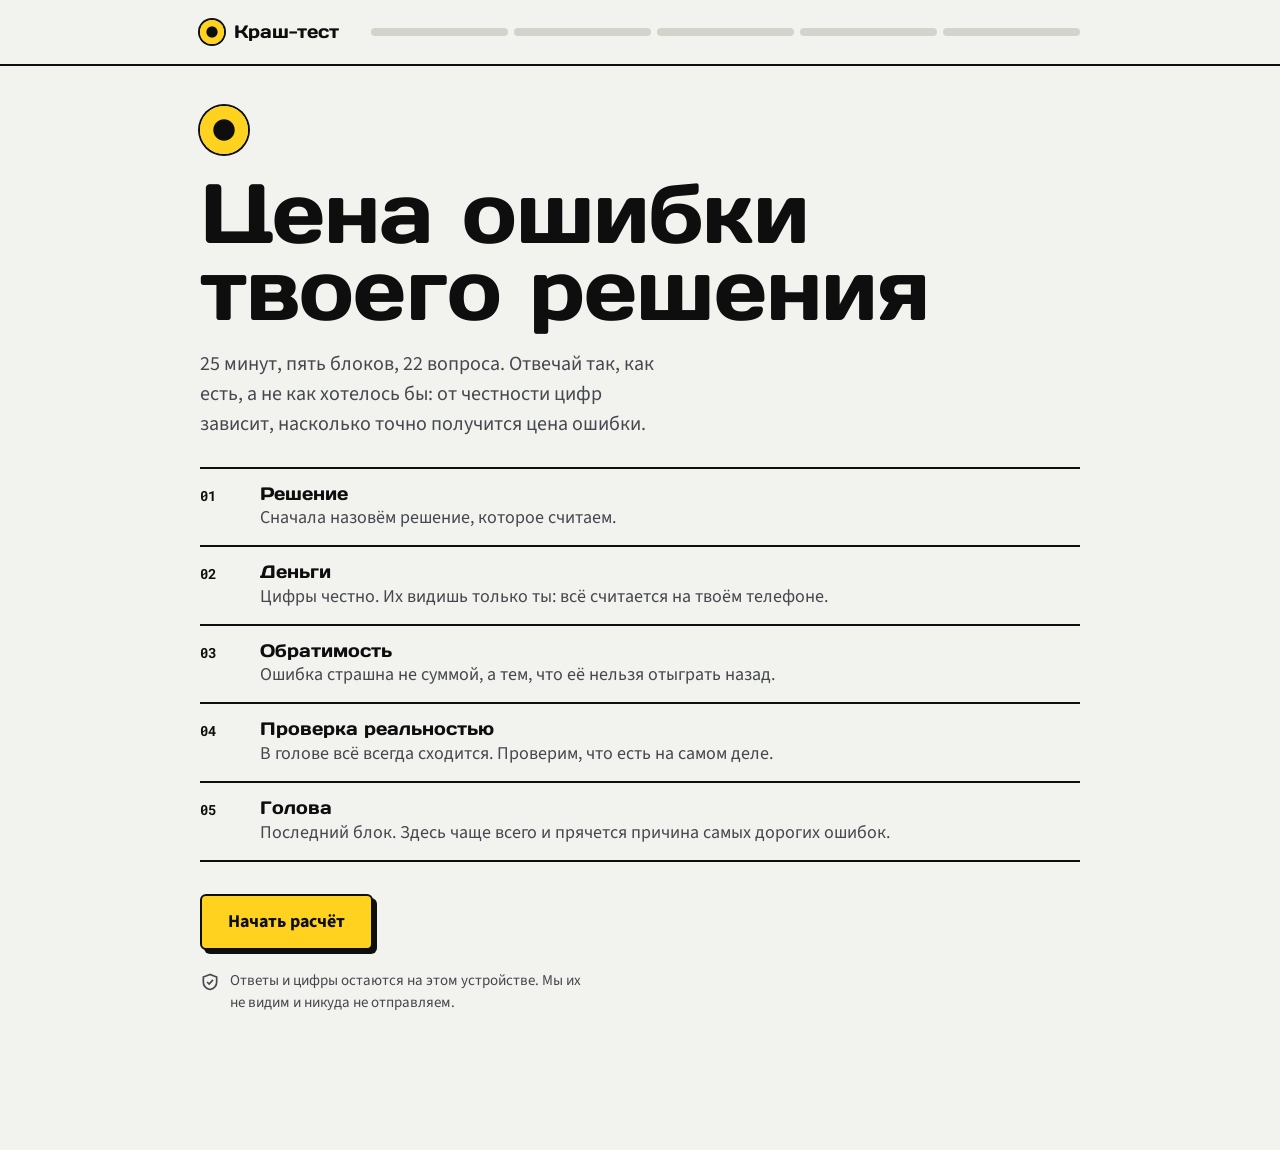
<file: zaezd-7k2q/index.html>
<!doctype html>
<html lang="ru">
<head>
<meta charset="utf-8">
<meta name="viewport" content="width=device-width, initial-scale=1, viewport-fit=cover">
<title>Краш-тест решения — полный протокол</title>
<meta name="robots" content="noindex, nofollow">
<meta name="theme-color" content="#F2F2EF">
<link rel="icon" href="data:image/svg+xml,%3Csvg xmlns='http://www.w3.org/2000/svg' viewBox='0 0 32 32'%3E%3Ccircle cx='16' cy='16' r='15' fill='%23FFD21F' stroke='%230E0E0F' stroke-width='2'/%3E%3Cpath d='M16 16V1a15 15 0 0 1 15 15zM16 16v15A15 15 0 0 1 1 16z' fill='%230E0E0F'/%3E%3C/svg%3E">
<link rel="stylesheet" href="../css/fonts.css">
<link rel="stylesheet" href="../css/style.css">
<link rel="stylesheet" href="../css/sheet.css">
<link rel="stylesheet" href="../css/app.css">
<script>
  (function () {
    var q = new URLSearchParams(location.search);
    if (q.get('motion') === '1') localStorage.setItem('kt-motion', '1');
    var forced = localStorage.getItem('kt-motion') === '1';
    if (forced || !matchMedia('(prefers-reduced-motion: reduce)').matches) document.documentElement.classList.add('motion');
  })();
</script>
</head>
<body class="app">
<header class="app-top no-print">
  <div class="app-wrap">
    <a class="logo" href="../" aria-label="Краш-тест, на главную"><span class="mark"></span>Краш-тест</a>
    <div class="app-prog" id="prog" aria-hidden="true"></div>
  </div>
</header>
<main class="app-wrap" id="app" tabindex="-1"></main>
<noscript><p class="app-wrap">Для теста нужен включённый JavaScript.</p></noscript>
<script src="../js/config.js"></script>
<script src="../js/method.js"></script>
<script src="../js/render.js"></script>
<script src="../js/protocol.js"></script>
</body>
</html>
</file>
<file: css/fonts.css>
@font-face {
  font-family: 'Days One';
  font-style: normal;
  font-weight: 400;
  font-display: swap;
  src: url(../fonts/DaysOne-400-cyrillic.woff2) format('woff2');
  unicode-range: U+0301, U+0400-045F, U+0490-0491, U+04B0-04B1, U+2116;
}
@font-face {
  font-family: 'Days One';
  font-style: normal;
  font-weight: 400;
  font-display: swap;
  src: url(../fonts/DaysOne-400-latin.woff2) format('woff2');
  unicode-range: U+0000-00FF, U+0131, U+0152-0153, U+02BB-02BC, U+02C6, U+02DA, U+02DC, U+0304, U+0308, U+0329, U+2000-206F, U+20AC, U+2122, U+2191, U+2193, U+2212, U+2215, U+FEFF, U+FFFD;
}
@font-face {
  font-family: 'Roboto Mono';
  font-style: normal;
  font-weight: 500;
  font-display: swap;
  src: url(../fonts/RobotoMono-500-cyrillic.woff2) format('woff2');
  unicode-range: U+0301, U+0400-045F, U+0490-0491, U+04B0-04B1, U+2116;
}
@font-face {
  font-family: 'Roboto Mono';
  font-style: normal;
  font-weight: 500;
  font-display: swap;
  src: url(../fonts/RobotoMono-500-latin.woff2) format('woff2');
  unicode-range: U+0000-00FF, U+0131, U+0152-0153, U+02BB-02BC, U+02C6, U+02DA, U+02DC, U+0304, U+0308, U+0329, U+2000-206F, U+20AC, U+2122, U+2191, U+2193, U+2212, U+2215, U+FEFF, U+FFFD;
}
@font-face {
  font-family: 'Roboto Mono';
  font-style: normal;
  font-weight: 700;
  font-display: swap;
  src: url(../fonts/RobotoMono-700-cyrillic.woff2) format('woff2');
  unicode-range: U+0301, U+0400-045F, U+0490-0491, U+04B0-04B1, U+2116;
}
@font-face {
  font-family: 'Roboto Mono';
  font-style: normal;
  font-weight: 700;
  font-display: swap;
  src: url(../fonts/RobotoMono-700-latin.woff2) format('woff2');
  unicode-range: U+0000-00FF, U+0131, U+0152-0153, U+02BB-02BC, U+02C6, U+02DA, U+02DC, U+0304, U+0308, U+0329, U+2000-206F, U+20AC, U+2122, U+2191, U+2193, U+2212, U+2215, U+FEFF, U+FFFD;
}
@font-face {
  font-family: 'Source Sans 3';
  font-style: normal;
  font-weight: 400;
  font-display: swap;
  src: url(../fonts/SourceSans3-400-cyrillic.woff2) format('woff2');
  unicode-range: U+0301, U+0400-045F, U+0490-0491, U+04B0-04B1, U+2116;
}
@font-face {
  font-family: 'Source Sans 3';
  font-style: normal;
  font-weight: 400;
  font-display: swap;
  src: url(../fonts/SourceSans3-400-latin.woff2) format('woff2');
  unicode-range: U+0000-00FF, U+0131, U+0152-0153, U+02BB-02BC, U+02C6, U+02DA, U+02DC, U+0304, U+0308, U+0329, U+2000-206F, U+20AC, U+2122, U+2191, U+2193, U+2212, U+2215, U+FEFF, U+FFFD;
}
@font-face {
  font-family: 'Source Sans 3';
  font-style: normal;
  font-weight: 600;
  font-display: swap;
  src: url(../fonts/SourceSans3-600-cyrillic.woff2) format('woff2');
  unicode-range: U+0301, U+0400-045F, U+0490-0491, U+04B0-04B1, U+2116;
}
@font-face {
  font-family: 'Source Sans 3';
  font-style: normal;
  font-weight: 600;
  font-display: swap;
  src: url(../fonts/SourceSans3-600-latin.woff2) format('woff2');
  unicode-range: U+0000-00FF, U+0131, U+0152-0153, U+02BB-02BC, U+02C6, U+02DA, U+02DC, U+0304, U+0308, U+0329, U+2000-206F, U+20AC, U+2122, U+2191, U+2193, U+2212, U+2215, U+FEFF, U+FFFD;
}
@font-face {
  font-family: 'Source Sans 3';
  font-style: normal;
  font-weight: 700;
  font-display: swap;
  src: url(../fonts/SourceSans3-700-cyrillic.woff2) format('woff2');
  unicode-range: U+0301, U+0400-045F, U+0490-0491, U+04B0-04B1, U+2116;
}
@font-face {
  font-family: 'Source Sans 3';
  font-style: normal;
  font-weight: 700;
  font-display: swap;
  src: url(../fonts/SourceSans3-700-latin.woff2) format('woff2');
  unicode-range: U+0000-00FF, U+0131, U+0152-0153, U+02BB-02BC, U+02C6, U+02DA, U+02DC, U+0304, U+0308, U+0329, U+2000-206F, U+20AC, U+2122, U+2191, U+2193, U+2212, U+2215, U+FEFF, U+FFFD;
}
</file>
<file: css/style.css>
/* Цена ошибки — бумага, чернила, жёлтый маркер, красная сумма */
:root {
  --lab: #F2F2EF;
  --white: #FFFFFF;
  --ink: #0E0E0F;
  --ink2: #45484D;      /* вторичный текст на светлом, 8.6:1 */
  --line: #D3D3CC;
  --yellow: #FFD21F;    /* маркеры и главная кнопка, текст на нём только чёрный */
  --red: #C8260F;       /* цена ошибки на светлом, 5.3:1 */
  --red-hi: #FF5A3C;    /* красный на тёмном, 5.9:1 */
  --green: #1C7A35;     /* зелёный вердикт на светлом, 5.4:1 */
  --night: #0E0E0F;
  --night2: #1A1B1D;
  --on-night: #F2F2EF;
  --on-night2: #B4B8BD; /* 9:1 на ночи */
  --r: 6px;
  --display: 'Days One', 'Arial Black', sans-serif;
  --text: 'Source Sans 3', -apple-system, 'Segoe UI', sans-serif;
  --mono: 'Roboto Mono', ui-monospace, Menlo, monospace;
  --wrap: min(1240px, calc(100vw - 48px));
  --ease: cubic-bezier(.2, .8, .2, 1);
}

* { box-sizing: border-box; }
html { -webkit-text-size-adjust: 100%; scroll-behavior: auto; overflow-x: clip; }
body { margin: 0; background: var(--lab); color: var(--ink); font: 400 18px/1.5 var(--text); -webkit-font-smoothing: antialiased; overflow-x: clip; }
img { display: block; max-width: 100%; }
a { color: inherit; }
button { font: inherit; color: inherit; cursor: pointer; }
:focus-visible { outline: 3px solid var(--ink); outline-offset: 3px; border-radius: 2px; }
.night :focus-visible, .on-night :focus-visible { outline-color: var(--yellow); }
.wrap { width: var(--wrap); margin: 0 auto; }
.mono { font-family: var(--mono); font-weight: 500; font-size: 14px; letter-spacing: 0; }
.sr { position: absolute; width: 1px; height: 1px; overflow: hidden; clip: rect(0 0 0 0); white-space: nowrap; }
h1, h2, h3 { font-family: var(--display); font-weight: 400; line-height: 1.02; margin: 0; letter-spacing: -0.01em; text-wrap: balance; }
h2 { font-size: clamp(34px, 5.2vw, 72px); }
h3 { font-size: clamp(22px, 2.2vw, 28px); line-height: 1.12; }
p { margin: 0 0 1em; text-wrap: pretty; }

/* Маркер: жёлтая метка с чёрной точкой */
.mark { --s: 28px; display: inline-block; vertical-align: middle; width: var(--s); height: var(--s); border-radius: 50%; flex: none;
  background: radial-gradient(circle, var(--ink) 0 30%, var(--yellow) calc(30% + 1px)); box-shadow: 0 0 0 2px var(--ink); }
.night .mark, .on-night .mark { box-shadow: 0 0 0 2px var(--yellow); }
.tape { height: 12px; background: var(--yellow); border-bottom: 2px dashed var(--ink); }

/* Кнопки */
.btn { display: inline-flex; align-items: center; justify-content: center; gap: 12px; min-height: 56px; padding: 0 26px; border-radius: var(--r);
  border: 2px solid var(--ink); text-decoration: none; font: 700 18px/1 var(--text); transition: transform .18s var(--ease), background-color .18s, box-shadow .18s; }
.btn-main { background: var(--yellow); color: var(--ink); box-shadow: 4px 4px 0 var(--ink); }
.btn-main:hover { transform: translate(-2px, -2px); box-shadow: 6px 6px 0 var(--ink); }
.btn-main:active { transform: translate(3px, 3px); box-shadow: 1px 1px 0 var(--ink); }
.btn-ghost { background: transparent; color: var(--ink); }
.btn-ghost:hover { background: var(--white); }
.night .btn-ghost, .on-night .btn-ghost { color: var(--on-night); border-color: var(--on-night); }
.night .btn-ghost:hover, .on-night .btn-ghost:hover { background: var(--night2); }
.btn .price { font-family: var(--mono); font-weight: 700; padding-left: 12px; border-left: 2px solid currentColor; }
.btn svg { width: 20px; height: 20px; }

/* Шапка */
.top { position: fixed; inset: 0 0 auto 0; z-index: 40; pointer-events: none; }
.top .wrap { display: flex; align-items: center; justify-content: space-between; height: 72px; }
.logo { white-space: nowrap; pointer-events: auto; display: flex; align-items: center; gap: 10px; text-decoration: none; font: 400 18px/1 var(--display); background: var(--lab); padding: 8px 12px 8px 8px; border-radius: var(--r); }
.logo .mark { --s: 24px; }
.top .btn { white-space: nowrap; pointer-events: auto; min-height: 44px; padding: 0 16px; font-size: 16px; box-shadow: 3px 3px 0 var(--ink); }
.top.hidden .btn { opacity: 0; pointer-events: none; transform: translateY(-8px); }

/* ================= Герой ================= */
.hero { position: relative; padding: 120px 0 40px; min-height: 100svh; display: flex; flex-direction: column; justify-content: center; }
.hero-grid { display: grid; grid-template-columns: 1.25fr 0.75fr; gap: 40px; align-items: center; }
.hero h1 { font-size: clamp(58px, 10.2vw, 164px); line-height: .9; letter-spacing: -0.03em; }
.hero h1 .l2 { display: inline-block; padding: 0 .06em; margin-left: -.06em; background: linear-gradient(transparent 52%, var(--yellow) 52% 86%, transparent 86%); }
.hero .sub { font: 400 clamp(24px, 2.6vw, 34px)/1.15 var(--display); margin: 28px 0 16px; max-width: 22ch; }
.hero .lead { color: var(--ink2); max-width: 50ch; font-size: 19px; }
.hero .ctas { display: flex; flex-wrap: wrap; gap: 14px; margin-top: 28px; }

.subject { position: relative; aspect-ratio: 4 / 5; border-radius: var(--r); background: var(--white); border: 2px solid var(--ink); overflow: hidden; }
.subject img { width: 100%; height: 100%; object-fit: cover; filter: contrast(1.05); }
.subject { overflow: visible; margin-bottom: 64px; }

.subject img { border-radius: calc(var(--r) - 2px) calc(var(--r) - 2px) 0 0; }
.subject .stub { position: absolute; left: -28px; bottom: -64px; width: min(260px, 72%); background: var(--white); border: 2px solid var(--ink); border-radius: var(--r); padding: 14px 16px 16px;
  box-shadow: 6px 6px 0 var(--ink); transform: rotate(-3deg); display: grid; gap: 4px; z-index: 2; }

.subject .stub .mono { color: var(--ink2); font-size: 13px; }
.subject .stub b { font: 400 30px/1 var(--display); color: var(--red); font-variant-numeric: tabular-nums; white-space: nowrap; }
.subject .stub span:last-child { font-size: 15px; line-height: 1.3; }
.subject .ruler { position: absolute; left: 0; right: 0; bottom: 0; height: 40px; border-radius: 0 0 calc(var(--r) - 2px) calc(var(--r) - 2px); background: var(--ink); color: var(--on-night); display: flex; align-items: center; justify-content: space-between; padding: 0 14px; }
.subject .ruler.end { justify-content: flex-end; }

.telemetry { display: grid; grid-template-columns: repeat(4, 1fr); gap: 0; margin-top: 48px; border-top: 2px solid var(--ink); }
.telemetry div { padding: 14px 16px 0 0; }
.telemetry b { display: block; font: 400 clamp(24px, 2.6vw, 36px)/1 var(--display); }
.telemetry span { color: var(--ink2); font-size: 15px; }

/* ================= Счёт за ошибку ================= */
.scene { position: relative; height: 260vh; background: var(--lab); border-top: 2px solid var(--ink); }
.scene .stage { position: sticky; top: 0; height: 100svh; overflow: hidden; display: flex; align-items: center; }
.scene-grid { display: grid; grid-template-columns: 1fr minmax(320px, 460px); gap: 64px; align-items: center; padding-top: 72px; }
.scene-copy h2 { max-width: 15ch; }
.scene-copy .lead { color: var(--ink2); font-size: 20px; margin-top: 24px; max-width: 44ch; }
.scene-copy .after { font: 400 clamp(20px, 2vw, 26px)/1.2 var(--display); max-width: 26ch; margin-top: 28px; padding-left: 18px; border-left: 6px solid var(--yellow);
  opacity: var(--after, 0); transform: translateY(calc((1 - var(--after, 0)) * 16px)); }
.printer { position: relative; }
.slot { position: relative; z-index: 2; height: 46px; margin: 0 -18px; border-radius: 12px; background: var(--ink); color: var(--on-night2); display: flex; align-items: center; justify-content: space-between; padding: 0 18px; }
.slot i { width: 10px; height: 10px; border-radius: 50%; background: var(--yellow); box-shadow: 0 0 0 3px rgba(255, 210, 31, .25); }
.feed { position: relative; margin-top: -8px; height: min(66svh, 580px); overflow: hidden; padding: 0 28px 44px; margin-left: -14px; margin-right: -14px; }
.paper { transform: translateY(calc((var(--feed, 1) - 1) * 100%)); will-change: transform; filter: drop-shadow(0 10px 14px rgba(14, 14, 15, .14)); }
.receipt { position: relative; background: var(--white); padding: 26px 24px 34px; font-size: 17px;
  -webkit-mask: conic-gradient(from -45deg at bottom, #0000, #000 1deg 89deg, #0000 90deg) 50% / 18px 100%; mask: conic-gradient(from -45deg at bottom, #0000, #000 1deg 89deg, #0000 90deg) 50% / 18px 100%; }
.r-head { display: flex; flex-wrap: wrap; justify-content: space-between; gap: 4px 12px; color: var(--ink2); padding-bottom: 14px; border-bottom: 2px dashed var(--line); }
.r-what { font: 400 21px/1.2 var(--display); margin: 16px 0 10px; }
.r-line { display: flex; align-items: baseline; gap: 10px; padding: 9px 0; opacity: var(--o, 1); transform: translateY(calc((1 - var(--o, 1)) * 10px)); }
.r-line span { flex: 1; }
.r-line b { font: 700 18px/1.2 var(--mono); font-variant-numeric: tabular-nums; white-space: nowrap; }
.r-line.soft { color: var(--ink2); }
.r-line.soft b { font-weight: 500; font-size: 15px; }
.r-total { display: flex; justify-content: space-between; align-items: baseline; gap: 12px; margin-top: 12px; padding-top: 14px; border-top: 2px solid var(--ink); }
.r-total span { font: 400 22px/1 var(--display); }
.r-total b { font: 400 clamp(30px, 3.4vw, 40px)/1 var(--display); color: var(--red); font-variant-numeric: tabular-nums; white-space: nowrap; }
.r-foot { margin-top: 18px; color: var(--ink2); font-size: 13px; }
.stamp { display: table; margin: 18px 0 0 auto; padding: 8px 14px; border: 4px solid var(--red); border-radius: 8px; color: var(--red); font: 400 20px/1 var(--display); text-transform: none;
  transform: rotate(-9deg) scale(calc(1.6 - var(--stamp, 1) * .6)); opacity: var(--stamp, 1); background: rgba(255, 255, 255, .85); }
.scene.static { height: auto; }
.scene.static .stage { position: relative; height: auto; padding: 40px 0 96px; }
.scene.static .feed { height: auto; }
.scene.static .paper { transform: none; }

/* ================= Почему сейчас ================= */
.night { background: var(--night); color: var(--on-night); }
.why { padding: 120px 0; }
.why .lead { color: var(--on-night2); max-width: 56ch; font-size: 20px; margin-top: 24px; }
.stats { display: grid; grid-template-columns: repeat(3, 1fr); gap: 2px; margin-top: 56px; background: #2E3034; border: 2px solid #2E3034; border-radius: var(--r); overflow: hidden; }
.stat { background: var(--night); padding: 28px 24px 24px; display: flex; flex-direction: column; gap: 14px; min-height: 260px; }
.stat b { font: 400 clamp(56px, 6vw, 88px)/.9 var(--display); color: var(--yellow); }
.stat p { color: var(--on-night); margin: 0; font-size: 19px; }
.stat a { margin-top: auto; color: var(--on-night2); font-size: 14px; text-decoration-color: #555; }
.why .punch { margin-top: 56px; font: 400 clamp(24px, 3vw, 40px)/1.15 var(--display); max-width: 26ch; }
.why .punch em { font-style: normal; color: var(--red-hi); }

/* ================= Протокол: что внутри ================= */
.inside { padding: 120px 0; }
.inside-grid { display: grid; grid-template-columns: 0.9fr 1.1fr; gap: 56px; align-items: start; margin-top: 48px; }
.parts { list-style: none; margin: 0; padding: 0; counter-reset: p; }
.parts li { display: grid; grid-template-columns: 56px 1fr; gap: 6px 14px; padding: 20px 0; border-top: 2px solid var(--ink); }
.parts li:last-child { border-bottom: 2px solid var(--ink); }
.parts li::before { counter-increment: p; content: counter(p, decimal-leading-zero); font: 700 15px/1.6 var(--mono); grid-row: span 2; }
.parts b { font: 400 22px/1.15 var(--display); }
.parts span { color: var(--ink2); }
.sheet-wrap { position: sticky; top: 96px; perspective: 1400px; }
.sheet-tilt { transform: rotateX(var(--rx, 0deg)) rotateY(var(--ry, 0deg)) rotate(-1.2deg); transition: transform .5s var(--ease); transform-style: preserve-3d; position: relative; }
.sheet-tilt .glare { position: absolute; inset: 0; pointer-events: none; border-radius: var(--r); background: radial-gradient(400px circle at var(--gx, 50%) var(--gy, 0%), rgba(255,255,255,.55), transparent 60%); opacity: var(--go, 0); transition: opacity .3s; }
.sample-note { margin-top: 14px; color: var(--ink2); font-size: 15px; display: flex; gap: 10px; align-items: center; }
.sample-note .mark { --s: 18px; }

/* ================= Экспресс-тест ================= */
.express { padding: 120px 0; background: var(--white); border-top: 2px solid var(--ink); border-bottom: 2px solid var(--ink); }
.ex-grid { display: grid; grid-template-columns: 0.8fr 1.2fr; gap: 56px; align-items: start; }
.ex-grid .lead { color: var(--ink2); max-width: 40ch; margin-top: 20px; }
.ex-card { border: 2px solid var(--ink); border-radius: var(--r); background: var(--lab); min-height: 480px; display: flex; flex-direction: column; box-shadow: 8px 8px 0 var(--ink); }
.ex-bar { display: flex; gap: 6px; padding: 18px 20px 0; }
.ex-bar i { flex: 1; height: 6px; background: var(--line); border-radius: 3px; }
.ex-bar i.on { background: var(--ink); }
.ex-body { padding: 24px 24px 28px; flex: 1; display: flex; flex-direction: column; }
.ex-step { color: var(--ink2); }
.ex-q { font: 400 clamp(22px, 2.4vw, 30px)/1.15 var(--display); margin: 8px 0 22px; }
.opts { display: grid; gap: 10px; }
.opt { text-align: left; padding: 16px 18px; min-height: 56px; border: 2px solid var(--ink); border-radius: var(--r); background: var(--white); font-size: 18px; font-weight: 600; display: flex; align-items: center; justify-content: space-between; gap: 12px;
  transition: background-color .15s, transform .15s var(--ease); }
.opt:hover { background: #FFF6CC; }
.opt:active { transform: scale(.99); }
.opt[aria-pressed="true"] { background: var(--yellow); }
.opt small { display: block; font-weight: 400; color: var(--ink2); font-size: 15px; }
.ex-nav { display: flex; justify-content: space-between; align-items: center; margin-top: auto; padding-top: 22px; }
.linkbtn { background: none; border: 0; padding: 10px 0; font-weight: 600; text-decoration: underline; text-underline-offset: 4px; }
.linkbtn[hidden] { display: none; }

/* Результат: шкала риска */
.dial { width: 100%; max-width: 340px; display: block; margin: 0 auto; }
.dial .needle { transform-origin: 160px 160px; transform: rotate(var(--deg, -90deg)); transition: transform 1.1s cubic-bezier(.2, 1.4, .3, 1); }
.res-force { text-align: center; margin-top: -8px; }
.res-force b { font: 400 56px/1 var(--display); font-variant-numeric: tabular-nums; }
.chip { display: inline-flex; align-items: center; gap: 8px; padding: 6px 12px; border-radius: 99px; border: 2px solid var(--ink); font-weight: 700; font-size: 16px; }
.chip.green { background: #D7F0DD; } .chip.yellow { background: var(--yellow); } .chip.red { background: var(--red); color: var(--white); border-color: var(--red); }
.zone-teaser { margin-top: 22px; padding: 18px; border: 2px solid var(--ink); border-radius: var(--r); background: var(--white); }
.zone-teaser h4 { margin: 0 0 6px; font: 400 20px/1.2 var(--display); }
.zone-teaser .say { margin-top: 10px; padding-left: 14px; border-left: 4px solid var(--yellow); color: var(--ink2); font-size: 17px; }
.locked { margin-top: 14px; display: grid; gap: 8px; }
.locked div { display: flex; align-items: center; gap: 10px; padding: 12px 14px; border: 2px dashed var(--ink2); border-radius: var(--r); color: var(--ink2); }
.locked svg { width: 18px; height: 18px; flex: none; }

/* ================= Андрей ================= */
.who { padding: 120px 0; }
.who-grid { display: grid; grid-template-columns: 0.7fr 1.3fr; gap: 56px; align-items: start; margin-top: 48px; }
.who-photo { position: sticky; top: 96px; }
.who-photo figure { margin: 0; border: 2px solid var(--ink); border-radius: var(--r); overflow: hidden; background: var(--white); }
.who-photo img { width: 100%; height: auto; aspect-ratio: 1 / 1; object-fit: cover; }
.who-photo figcaption { padding: 14px 16px; border-top: 2px solid var(--ink); }
.who-photo figcaption b { font: 400 22px/1.1 var(--display); display: block; }
.who-photo figcaption span { color: var(--ink2); font-size: 16px; }
.log { list-style: none; margin: 0; padding: 0; }
.log li { display: grid; grid-template-columns: 88px 1fr; gap: 16px; padding: 22px 0; border-top: 2px solid var(--ink); }
.log li:last-child { border-bottom: 2px solid var(--ink); }
.log .n { font: 700 14px/1.4 var(--mono); }
.log .n i { display: block; font: 400 40px/1 var(--display); font-style: normal; margin-top: 4px; }
.log h3 { margin-bottom: 8px; }
.log p { color: var(--ink2); margin: 0; }
.log .ok { margin-top: 10px; display: flex; gap: 10px; align-items: start; color: var(--ink); font-weight: 600; }
.log .ok .mark { --s: 18px; margin-top: 3px; }

/* ================= Для кого ================= */
.fit { padding: 0 0 120px; }
.fit-grid { display: grid; grid-template-columns: 1fr 1fr; gap: 24px; margin-top: 40px; }
.fit-col { border: 2px solid var(--ink); border-radius: var(--r); padding: 28px; background: var(--white); }
.fit-col.no { background: transparent; border-style: dashed; }
.fit-col h3 { margin-bottom: 18px; }
.fit-col ul { margin: 0; padding: 0; list-style: none; display: grid; gap: 12px; }
.fit-col li { padding-left: 30px; position: relative; }
.fit-col li::before { content: ''; position: absolute; left: 0; top: 7px; width: 16px; height: 16px; border-radius: 50%; background: radial-gradient(circle, var(--ink) 0 30%, var(--yellow) calc(30% + 1px)); box-shadow: 0 0 0 2px var(--ink); }
.fit-col.no li::before { background: none; border: 2px solid var(--ink2); width: 14px; height: 2px; top: 13px; border-radius: 0; border-width: 0 0 2px; }

/* ================= Цена ================= */
.pricing { padding: 120px 0; }
.price-grid { display: grid; grid-template-columns: 1.15fr 0.85fr; gap: 24px; margin-top: 48px; align-items: stretch; }
.ticket { border: 2px solid var(--ink); border-radius: var(--r); background: var(--white); display: flex; flex-direction: column; box-shadow: 8px 8px 0 var(--ink); }
.ticket .tape { border-radius: 4px 4px 0 0; }
.ticket .in { padding: 32px; display: flex; flex-direction: column; gap: 20px; flex: 1; }
.cost { display: flex; align-items: baseline; flex-wrap: wrap; gap: 6px 18px; }
.cost b { font: 400 clamp(64px, 8vw, 104px)/.9 var(--display); }
.cost s { color: var(--ink2); font: 400 28px/1 var(--display); text-decoration-thickness: 3px; text-decoration-color: var(--red); }
.cost span { color: var(--ink2); width: 100%; }
.ticket ul { margin: 0; padding: 0; list-style: none; display: grid; gap: 10px; }
.ticket li { display: flex; gap: 12px; align-items: start; }
.ticket li svg { width: 22px; height: 22px; flex: none; margin-top: 2px; }
.ticket .btn { align-self: start; }
.consult { border-radius: var(--r); padding: 32px; display: flex; flex-direction: column; gap: 16px; }
.consult b.big { font: 400 48px/1 var(--display); color: var(--yellow); }
.consult p { color: var(--on-night2); margin: 0; }
.consult .btn { margin-top: auto; align-self: start; }
.seats { display: flex; gap: 8px; }
.seats i { width: 30px; height: 30px; border-radius: 50%; border: 2px solid var(--yellow); }
.seats i.taken { background: var(--yellow); }

/* ================= FAQ ================= */
.faq { padding: 0 0 120px; }
.faq-list { margin-top: 40px; border-top: 2px solid var(--ink); }
.faq details { border-bottom: 2px solid var(--ink); }
.faq summary { list-style: none; cursor: pointer; padding: 22px 48px 22px 0; position: relative; font: 400 21px/1.25 var(--display); }
.faq summary::-webkit-details-marker { display: none; }
.faq summary::after { content: '+'; position: absolute; right: 6px; top: 16px; font: 400 32px/1 var(--display); transition: transform .2s var(--ease); }
.faq details[open] summary::after { transform: rotate(45deg); }
.faq details p { color: var(--ink2); max-width: 70ch; padding-bottom: 20px; margin: 0; }

/* ================= Финал ================= */
.final { padding: 120px 0 64px; }
.final h2 { font-size: clamp(44px, 8vw, 128px); line-height: .9; letter-spacing: -0.02em; }
.final .ctas { display: flex; flex-wrap: wrap; gap: 14px; margin-top: 40px; }
.foot { margin-top: 96px; padding-top: 24px; border-top: 2px solid #2E3034; display: flex; flex-wrap: wrap; justify-content: space-between; gap: 16px; color: var(--on-night2); font-size: 15px; }
.foot a { color: var(--on-night); }

/* Появление по прокрутке */
.motion .rise { opacity: 0; transform: translateY(28px); transition: opacity .7s var(--ease), transform .7s var(--ease); }
.motion .rise.in { opacity: 1; transform: none; }

/* ================= Адаптив ================= */
@media (max-width: 980px) {
  .hero-grid, .inside-grid, .ex-grid, .who-grid, .price-grid, .scene-grid { grid-template-columns: 1fr; }
  .scene-grid { gap: 28px; padding-top: 64px; }
  .scene-copy .lead { font-size: 17px; margin-top: 14px; }
  .scene-copy .after { margin-top: 16px; }
  .printer { max-width: 460px; }
  .receipt { padding: 22px 18px 30px; font-size: 16px; }
  .r-what { font-size: 19px; }
  .subject { max-width: 420px; margin-left: 20px; }
  .sheet-wrap, .who-photo { position: relative; top: 0; }
  .who-photo { max-width: 420px; }
  .sheet-tilt { transform: none; }
  .stats { grid-template-columns: 1fr; }
  .stat { min-height: 0; }
}
@media (max-width: 640px) {
  body { font-size: 17px; }
  :root { --wrap: calc(100vw - 32px); }
  .hero { padding-top: 96px; min-height: 0; }
  .telemetry { grid-template-columns: 1fr 1fr; row-gap: 12px; }
  .btn { width: 100%; }
  .top { background: var(--lab); border-bottom: 2px solid var(--ink); }
  .subject { margin-bottom: 92px; }
  .subject .stub { left: auto; right: -16px; bottom: -82px; width: min(250px, 82%); }
  .subject .ruler { display: none; }
  .subject img { border-radius: calc(var(--r) - 2px); }
  .top .wrap { height: 64px; }
  .top .btn { width: auto; padding: 0 12px; font-size: 15px; }
  .logo { font-size: 16px; }
  .fit-grid { grid-template-columns: 1fr; }
  .log li { grid-template-columns: 1fr; gap: 6px; }
  .log .n i { display: inline; font-size: 28px; margin-left: 8px; }
  .why, .inside, .express, .who, .pricing { padding: 88px 0; }
  .ticket .in, .consult, .fit-col { padding: 22px; }
  .ex-body { padding: 20px 18px 22px; }
}
@media (prefers-reduced-motion: reduce) { html:not(.motion) * { transition: none !important; animation: none !important; } }
</file>
<file: css/sheet.css>
/* Лист протокола: на экране, в превью на лендинге и в печати */
.sheet { background: var(--white); color: var(--ink); border: 2px solid var(--ink); border-radius: var(--r); padding: 28px; font-size: 16px; line-height: 1.45; }
.sheet .mono { font-size: 13px; color: var(--ink2); }
.sh-head { display: grid; grid-template-columns: auto 1fr; gap: 20px; align-items: start; padding-bottom: 18px; border-bottom: 2px solid var(--ink); }
.sh-brand { display: flex; gap: 12px; align-items: center; }
.sh-brand .mark { --s: 36px; }
.sh-brand b { display: block; font: 400 18px/1.1 var(--display); }
.sh-obj { text-align: right; display: flex; flex-direction: column; align-items: flex-end; gap: 2px; }
.sh-obj b { font: 400 20px/1.15 var(--display); max-width: 26ch; }
.sh-obj span:last-child { color: var(--ink2); font-size: 14px; }

.sh-verdict { display: grid; grid-template-columns: 260px 1fr; gap: 24px; align-items: center; padding: 22px 0; border-bottom: 2px solid var(--ink); }
.sh-dial { position: relative; }
.sh-dial .dial { max-width: 260px; }
.sh-force { text-align: center; margin-top: 4px; }
.sh-force b { font: 400 44px/1 var(--display); display: block; }
.sh-force span { font-size: 13px; color: var(--ink2); }
.sh-vtext h3 { font-size: 30px; margin: 12px 0 8px; }
.sh-vtext p { margin: 0; color: var(--ink2); }
.v-red .sh-vtext h3 { color: var(--red); }
.v-green .sh-vtext h3 { color: var(--green); }

.sh-nums { display: grid; grid-template-columns: repeat(3, 1fr); border-bottom: 2px solid var(--ink); }
.sh-nums > div { padding: 18px 16px 18px 0; display: flex; flex-direction: column; gap: 6px; }
.sh-nums > div + div { padding-left: 16px; border-left: 2px solid var(--line); }
.sh-nums b { font: 400 26px/1.05 var(--display); font-variant-numeric: tabular-nums; }
.sh-nums b.red { color: var(--red); }
.sh-nums small { color: var(--ink2); font-size: 13px; line-height: 1.35; }

.sh-block { padding: 22px 0; border-bottom: 2px solid var(--ink); }
.sh-block h3 { font-size: 24px; }
.sh-lead { color: var(--ink2); margin: 6px 0 16px; }
.zones { display: grid; grid-template-columns: repeat(3, 1fr); gap: 12px; }
.zone { border: 2px solid var(--ink); border-radius: var(--r); padding: 14px; display: flex; flex-direction: column; gap: 8px; background: var(--lab); }
.zone h4 { margin: 0; font: 400 18px/1.15 var(--display); }
.zone p { margin: 0; font-size: 15px; }
.zone blockquote { margin: 0; padding: 8px 0 8px 12px; border-left: 4px solid var(--yellow); font-size: 14.5px; color: var(--ink2); }
.zone blockquote .mono { color: var(--ink); font-weight: 700; }
.zone .fix { margin-top: auto; padding-top: 8px; border-top: 1px solid var(--line); }

.days { width: 100%; border-collapse: collapse; }
.days th { text-align: left; vertical-align: top; width: 110px; padding: 10px 12px 10px 0; font-weight: 700; color: var(--ink); white-space: nowrap; }
.days td { padding: 10px 0; }
.days tr + tr th, .days tr + tr td { border-top: 1px solid var(--line); }
.crit { display: grid; grid-template-columns: 1fr 1fr; gap: 12px; margin-top: 16px; }
.crit > div { border-radius: var(--r); padding: 14px; border: 2px solid var(--ink); }
.crit .go { background: #E3F3E7; }
.crit .stop { background: #FBE3DE; }
.crit p { margin: 6px 0 0; font-weight: 600; }
.crit .mono { color: var(--ink); }
.ask { margin: 12px 0 0; padding-left: 22px; display: grid; gap: 6px; }
.ask li::marker { font-family: var(--mono); font-weight: 700; }

.sh-point { display: grid; grid-template-columns: 0.9fr 1.1fr; gap: 24px; align-items: start; }
.sh-point b { display: block; font: 400 30px/1.05 var(--display); margin: 6px 0 10px; }
.sh-point p { color: var(--ink2); margin: 0; }
.contract { border: 2px dashed var(--ink); border-radius: var(--r); padding: 16px; background: #FFFBE6; }
.contract p { color: var(--ink); margin: 0 0 8px; }
.sign { display: flex; gap: 24px; margin-top: 18px; }
.sign span { flex: 1; border-top: 2px solid var(--ink); padding-top: 4px; font-size: 13px; color: var(--ink2); }
.sh-foot { display: flex; justify-content: space-between; gap: 16px; padding-top: 14px; color: var(--ink2); font-size: 13px; }

/* Компактное превью на лендинге */
.sheet.compact { font-size: 14px; padding: 22px; }
.sheet.compact .sh-block:nth-of-type(n+5) { display: none; }
.sheet.compact .zones { grid-template-columns: 1fr; }
.sheet.compact .zone:nth-child(n+2) { display: none; }
.sheet.compact .sh-verdict { grid-template-columns: 180px 1fr; gap: 16px; }
.sheet.compact .sh-vtext h3 { font-size: 24px; }
.sheet.compact .sh-nums b { font-size: 20px; }
.sheet.compact .days tr:nth-child(n+4) { display: none; }

@media (max-width: 760px) {
  .sheet { padding: 18px; }
  .sh-head { grid-template-columns: 1fr; }
  .sh-obj { text-align: left; align-items: flex-start; }
  .sh-verdict, .sheet.compact .sh-verdict { grid-template-columns: 1fr; }
  .sh-dial .dial { margin: 0 auto; }
  .sh-nums { grid-template-columns: 1fr; }
  .sh-nums > div + div { padding-left: 0; border-left: 0; border-top: 2px solid var(--line); }
  .zones, .crit, .sh-point { grid-template-columns: 1fr; }
  .days th { width: 86px; }
}

@media print {
  @page { size: A4; margin: 12mm; }
  body { background: #fff !important; }
  .no-print { display: none !important; }
  .sheet { border: 0; padding: 0; font-size: 11.5pt; }
  .sh-block, .zone, .crit > div, .contract, .sh-verdict { break-inside: avoid; }
  .zones { grid-template-columns: 1fr 1fr 1fr; }
  * { -webkit-print-color-adjust: exact; print-color-adjust: exact; }
}
</file>
<file: css/app.css>
/* Экран продукта: тест и протокол */
.app { min-height: 100svh; }
.app-wrap { width: min(880px, calc(100vw - 32px)); margin: 0 auto; }
.app-top { position: sticky; top: 0; z-index: 30; background: var(--lab); border-bottom: 2px solid var(--ink); }
.app-top .app-wrap { display: flex; align-items: center; gap: 20px; height: 64px; }
.app-top .logo { padding-left: 0; }
.app-prog { flex: 1; display: flex; gap: 6px; }
.app-prog i { flex: 1; height: 8px; border-radius: 4px; background: var(--line); transition: background-color .3s; }
.app-prog i.on { background: var(--ink); }
.app-prog i.now { background: var(--yellow); box-shadow: inset 0 0 0 2px var(--ink); }
#app { padding: 40px 0 120px; outline: none; }

.intro h1 { font-size: clamp(44px, 8vw, 84px); line-height: .92; }
.intro .lead { color: var(--ink2); font-size: 20px; margin: 20px 0 28px; max-width: 46ch; }
.intro ul { list-style: none; margin: 0 0 32px; padding: 0; display: grid; gap: 0; border-top: 2px solid var(--ink); }
.intro li { display: grid; grid-template-columns: 48px 1fr; gap: 12px; padding: 14px 0; border-bottom: 2px solid var(--ink); }
.intro li b { font: 400 18px/1.2 var(--display); display: block; }
.intro li span { color: var(--ink2); }
.intro li .mono { color: var(--ink); font-weight: 700; padding-top: 2px; }
.intro .row { display: flex; flex-wrap: wrap; gap: 14px; align-items: center; }
.privacy { display: flex; gap: 10px; align-items: start; color: var(--ink2); font-size: 15px; margin-top: 20px; max-width: 56ch; }
.privacy svg { width: 20px; height: 20px; flex: none; margin-top: 2px; }

.block-head { margin-bottom: 28px; }
.block-head .mono { color: var(--ink2); }
.block-head h2 { font-size: clamp(36px, 6vw, 60px); margin: 6px 0 10px; }
.block-head p { color: var(--ink2); margin: 0; font-size: 19px; }
.q { padding: 24px 0; border-top: 2px solid var(--ink); }
.q-text { font: 400 clamp(20px, 2.4vw, 24px)/1.2 var(--display); margin: 0 0 6px; display: block; }
.q-hint { color: var(--ink2); margin: 0 0 14px; font-size: 16px; }
.q .opts { margin-top: 14px; }
.q.has-err .opts .opt, .q.has-err input { border-color: var(--red); }
.err { color: var(--red); font-weight: 700; margin-top: 10px; font-size: 16px; display: flex; gap: 8px; align-items: center; }
.err[hidden] { display: none; }
.types { display: grid; grid-template-columns: 1fr 1fr; gap: 10px; margin-top: 14px; }
.types .opt { flex-direction: column; align-items: flex-start; justify-content: flex-start; gap: 2px; min-height: 84px; }
.many .opt[aria-pressed="true"]::after { content: ''; width: 18px; height: 10px; border: solid var(--ink); border-width: 0 0 3px 3px; transform: rotate(-45deg) translate(2px, -2px); flex: none; }
.field { position: relative; margin-top: 12px; }
.field input { width: 100%; min-height: 60px; padding: 0 18px; border: 2px solid var(--ink); border-radius: var(--r); background: var(--white); font: 600 20px/1 var(--text); color: var(--ink); }
.field input::placeholder { color: #8A8D92; font-weight: 400; }
.field input:focus { outline: none; box-shadow: 0 0 0 4px var(--yellow); }
.field.money input { padding-right: 56px; font-family: var(--mono); font-variant-numeric: tabular-nums; }
.field.money::after { content: '₽'; position: absolute; right: 18px; top: 50%; transform: translateY(-50%); font: 700 20px/1 var(--mono); }
.count { position: absolute; right: 12px; bottom: -22px; font-size: 13px; color: var(--ink2); }
.nav { display: flex; justify-content: space-between; align-items: center; gap: 14px; margin-top: 28px; padding-top: 24px; border-top: 2px solid var(--ink); }
.nav .btn-main { min-width: 200px; }

/* Испытание идёт */
.running { min-height: 60svh; display: grid; place-items: center; text-align: center; }
.running .dial { max-width: 320px; }
.running h2 { font-size: clamp(30px, 5vw, 48px); margin-top: 18px; }
.running p { color: var(--ink2); }
.motion .running .needle { animation: sweep 1.4s cubic-bezier(.5, 0, .5, 1) infinite alternate; }
@keyframes sweep { from { transform: rotate(-80deg); } to { transform: rotate(80deg); } }

/* Результат */
.res-actions { display: flex; flex-wrap: wrap; gap: 12px; margin: 0 0 24px; }
.upsell { margin-top: 28px; border-radius: var(--r); padding: 28px; display: grid; grid-template-columns: 1fr auto; gap: 20px; align-items: center; }
.upsell h3 { color: var(--on-night); }
.upsell p { color: var(--on-night2); margin: 8px 0 0; }
.upsell b { color: var(--yellow); }
.restore { margin-top: 18px; color: var(--ink2); font-size: 15px; }

@media (max-width: 640px) {
  #app { padding-top: 28px; }
  .types { grid-template-columns: 1fr; }
  .types .opt { min-height: 64px; }
  .nav .btn { width: auto; }
  .nav .btn-ghost { flex: none; padding: 0 18px; }
  .nav .btn-main { min-width: 0; flex: 1; }
  .upsell { grid-template-columns: 1fr; padding: 22px; }
  .app-top .logo { font-size: 0; gap: 0; padding: 0; }
}
@media print { .app-top, .res-actions, .upsell, .restore { display: none !important; } #app { padding: 0; } }
</file>
